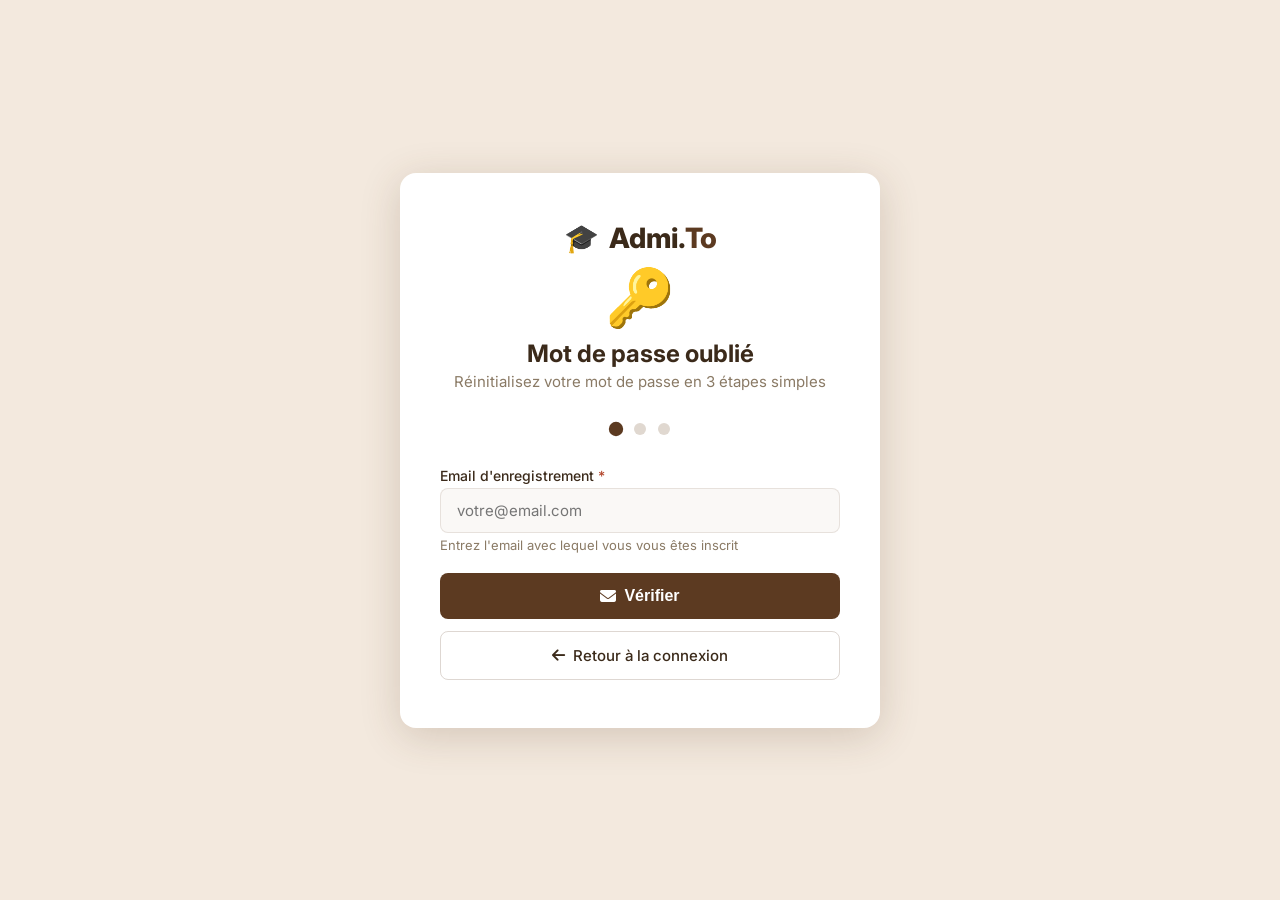
<file: forgot-password.html>
<!DOCTYPE html>
<html lang="fr">

<head>
    <meta charset="UTF-8" />
    <meta name="viewport" content="width=device-width, initial-scale=1.0" />
    <title>Mot de passe oublié - Admi.To</title>

    <!-- Font Awesome -->
    <link rel="stylesheet" href="https://cdnjs.cloudflare.com/ajax/libs/font-awesome/6.4.0/css/all.min.css" />

    <!-- Google Fonts -->
    <link href="https://fonts.googleapis.com/css2?family=Inter:wght@300;400;500;600;700;800;900&display=swap"
        rel="stylesheet" />

    <style>
        /* ============================================================
           CSS Variables & Reset
           ============================================================ */
        :root {
            --brown-dark: #5C3A21;
            --brown: #7B4B2A;
            --brown-light: #EADFD1;
            --cream: #F3E9DE;
            --white: #FFFFFF;
            --text: #3B2A1A;
            --text-light: #8A7A65;
            --success: #4A7C59;
            --danger: #B3452B;
            --shadow: 0 4px 24px rgba(92, 58, 33, 0.12);
            --shadow-hover: 0 8px 40px rgba(92, 58, 33, 0.20);
            --radius: 16px;
            --radius-sm: 8px;
            --transition: 0.3s cubic-bezier(0.4, 0, 0.2, 1);
        }

        * {
            margin: 0;
            padding: 0;
            box-sizing: border-box;
        }

        body {
            font-family: 'Inter', -apple-system, BlinkMacSystemFont, sans-serif;
            background: var(--cream);
            min-height: 100vh;
            display: flex;
            align-items: center;
            justify-content: center;
            padding: 24px;
        }

        /* ============================================================
           CONTAINER
           ============================================================ */
        .auth-container {
            background: var(--white);
            border-radius: var(--radius);
            max-width: 480px;
            width: 100%;
            padding: 48px 40px;
            box-shadow: var(--shadow-hover);
            animation: fadeIn 0.5s ease;
        }

        @keyframes fadeIn {
            from {
                opacity: 0;
                transform: translateY(-20px);
            }

            to {
                opacity: 1;
                transform: translateY(0);
            }
        }

        /* ============================================================
           HEADER
           ============================================================ */
        .auth-header {
            text-align: center;
            margin-bottom: 32px;
        }

        .auth-logo {
            display: inline-flex;
            align-items: center;
            gap: 10px;
            font-size: 28px;
            font-weight: 800;
            text-decoration: none;
            color: var(--text);
            margin-bottom: 8px;
        }

        .auth-logo .logo-highlight {
            color: var(--brown-dark);
        }

        .auth-icon {
            font-size: 56px;
            display: block;
            margin-bottom: 8px;
        }

        .auth-header h1 {
            font-size: 24px;
            font-weight: 700;
            color: var(--text);
        }

        .auth-header p {
            color: var(--text-light);
            font-size: 15px;
            margin-top: 4px;
        }

        /* ============================================================
           FORM
           ============================================================ */
        .form-group {
            margin-bottom: 20px;
        }

        .form-group label {
            display: block;
            font-weight: 500;
            font-size: 14px;
            margin-bottom: 4px;
            color: var(--text);
        }

        .form-group label .required {
            color: var(--danger);
        }

        .form-group input {
            width: 100%;
            padding: 12px 16px;
            border: 1px solid rgba(92, 58, 33, 0.12);
            border-radius: var(--radius-sm);
            font-size: 15px;
            font-family: inherit;
            transition: var(--transition);
            background: #FAF8F6;
        }

        .form-group input:focus {
            outline: none;
            border-color: var(--brown-dark);
            background: var(--white);
            box-shadow: 0 0 0 3px rgba(92, 58, 33, 0.08);
        }

        .form-group input:disabled {
            opacity: 0.6;
            cursor: not-allowed;
        }

        /* ============================================================
           BUTTONS
           ============================================================ */
        .btn-primary {
            width: 100%;
            padding: 14px;
            background: var(--brown-dark);
            color: var(--white);
            border: none;
            border-radius: var(--radius-sm);
            font-weight: 600;
            font-size: 16px;
            cursor: pointer;
            transition: var(--transition);
            display: flex;
            align-items: center;
            justify-content: center;
            gap: 8px;
        }

        .btn-primary:hover {
            background: var(--brown);
            transform: translateY(-2px);
            box-shadow: var(--shadow-hover);
        }

        .btn-primary:disabled {
            opacity: 0.5;
            cursor: not-allowed;
            transform: none;
        }

        .btn-secondary {
            width: 100%;
            padding: 14px;
            background: transparent;
            color: var(--text);
            border: 1px solid rgba(92, 58, 33, 0.2);
            border-radius: var(--radius-sm);
            font-weight: 500;
            font-size: 15px;
            cursor: pointer;
            transition: var(--transition);
            display: flex;
            align-items: center;
            justify-content: center;
            gap: 8px;
            text-decoration: none;
            margin-top: 12px;
        }

        .btn-secondary:hover {
            background: var(--cream);
        }

        .btn-success {
            width: 100%;
            padding: 14px;
            background: var(--success);
            color: var(--white);
            border: none;
            border-radius: var(--radius-sm);
            font-weight: 600;
            font-size: 16px;
            cursor: pointer;
            transition: var(--transition);
            display: flex;
            align-items: center;
            justify-content: center;
            gap: 8px;
        }

        .btn-success:hover {
            opacity: 0.9;
            transform: translateY(-2px);
            box-shadow: var(--shadow-hover);
        }

        /* ============================================================
           STEPS
           ============================================================ */
        .step-indicators {
            display: flex;
            justify-content: center;
            gap: 12px;
            margin-bottom: 32px;
        }

        .step-dot {
            width: 12px;
            height: 12px;
            border-radius: 50%;
            background: #E0D8D0;
            transition: var(--transition);
        }

        .step-dot.active {
            background: var(--brown-dark);
            transform: scale(1.2);
        }

        .step-dot.done {
            background: var(--success);
        }

        .step-content {
            display: none;
            animation: fadeIn 0.4s ease;
        }

        .step-content.active {
            display: block;
        }

        /* ============================================================
           INFO BOX
           ============================================================ */
        .info-box {
            padding: 16px 20px;
            border-radius: var(--radius-sm);
            margin-bottom: 20px;
            display: flex;
            align-items: flex-start;
            gap: 12px;
        }

        .info-box.success {
            background: #E8F5E9;
            border: 1px solid #4A7C59;
        }

        .info-box.error {
            background: #FDECEA;
            border: 1px solid #B3452B;
        }

        .info-box .icon {
            font-size: 20px;
            flex-shrink: 0;
        }

        .info-box.success .icon {
            color: var(--success);
        }

        .info-box.error .icon {
            color: var(--danger);
        }

        .info-box .message {
            font-size: 14px;
            line-height: 1.5;
        }

        .info-box .message strong {
            display: block;
            font-weight: 600;
            margin-bottom: 2px;
        }

        /* ============================================================
           RESPONSIVE
           ============================================================ */
        @media (max-width: 480px) {
            .auth-container {
                padding: 32px 20px;
            }

            .auth-header h1 {
                font-size: 20px;
            }

            .auth-icon {
                font-size: 40px;
            }

            .step-indicators {
                gap: 8px;
            }
        }
    </style>
</head>

<body>

    <div class="auth-container">

        <!-- ===== HEADER ===== -->
        <div class="auth-header">
            <a href="index.html" class="auth-logo">
                🎓
                <span>Admi.<span class="logo-highlight">To</span></span>
            </a>
            <span class="auth-icon">🔑</span>
            <h1>Mot de passe oublié</h1>
            <p>Réinitialisez votre mot de passe en 3 étapes simples</p>
        </div>

        <!-- ===== STEP INDICATORS ===== -->
        <div class="step-indicators">
            <span class="step-dot active" data-step="1"></span>
            <span class="step-dot" data-step="2"></span>
            <span class="step-dot" data-step="3"></span>
        </div>

        <!-- ===== STEP 1 : Email ===== -->
        <div class="step-content active" id="step1">
            <form id="emailForm">
                <div class="form-group">
                    <label>Email d'enregistrement <span class="required">*</span></label>
                    <input type="email" id="resetEmail" placeholder="votre@email.com" required />
                    <small style="display: block; margin-top: 4px; color: var(--text-light); font-size: 13px;">
                        Entrez l'email avec lequel vous vous êtes inscrit
                    </small>
                </div>

                <button type="submit" class="btn-primary" id="emailSubmitBtn">
                    <i class="fas fa-envelope"></i> Vérifier
                </button>
            </form>

            <a href="index.html" class="btn-secondary">
                <i class="fas fa-arrow-left"></i> Retour à la connexion
            </a>
        </div>

        <!-- ===== STEP 2 : Nouveau mot de passe ===== -->
        <div class="step-content" id="step2">
            <div class="info-box success" id="userFoundBox">
                <span class="icon">✅</span>
                <div class="message">
                    <strong>Email vérifié</strong>
                    <span id="verifiedEmail">votre@email.com</span>
                </div>
            </div>

            <form id="resetForm">
                <div class="form-group">
                    <label>Nouveau mot de passe <span class="required">*</span></label>
                    <input type="password" id="newPassword" placeholder="Min 6 caractères" required />
                </div>
                <div class="form-group">
                    <label>Confirmer le mot de passe <span class="required">*</span></label>
                    <input type="password" id="confirmPassword" placeholder="Répétez le mot de passe" required />
                </div>

                <button type="submit" class="btn-primary" id="resetSubmitBtn">
                    <i class="fas fa-key"></i> Réinitialiser
                </button>
            </form>
        </div>

        <!-- ===== STEP 3 : Succès ===== -->
        <div class="step-content" id="step3">
            <div style="text-align: center; padding: 20px 0;">
                <span style="font-size: 64px; display: block; margin-bottom: 16px;">🎉</span>
                <h2 style="font-size: 24px; font-weight: 700; color: var(--success);">
                    Mot de passe réinitialisé !
                </h2>
                <p style="color: var(--text-light); font-size: 15px; margin: 8px 0 24px;">
                    Votre mot de passe a été modifié avec succès.<br />
                    Vous pouvez maintenant vous connecter avec votre nouveau mot de passe.
                </p>
                <a href="index.html" class="btn-success">
                    <i class="fas fa-sign-in-alt"></i> Se connecter
                </a>
            </div>
        </div>

        <!-- ===== ERREUR ===== -->
        <div id="errorContainer" style="display: none;">
            <div class="info-box error" id="errorBox">
                <span class="icon">❌</span>
                <div class="message">
                    <strong id="errorTitle">Erreur</strong>
                    <span id="errorMessage">Une erreur est survenue</span>
                </div>
            </div>
            <button class="btn-secondary" onclick="resetError()">
                <i class="fas fa-undo"></i> Réessayer
            </button>
        </div>

        <!-- ===== TOAST ===== -->
        <div id="toast"
            style="display: none; margin-top: 16px; padding: 12px 16px; border-radius: var(--radius-sm); text-align: center; font-size: 14px; font-weight: 500;">
        </div>

    </div>

    <!-- ===== JAVASCRIPT ===== -->
    <script>
        // ============================================================
        // Configuration
        // ============================================================
        const API_BASE_URL = 'https://admitobackend-production.up.railway.app/api';
        let verifiedEmail = '';

        // ============================================================
        // DOM Elements
        // ============================================================
        const emailForm = document.getElementById('emailForm');
        const resetForm = document.getElementById('resetForm');
        const resetEmail = document.getElementById('resetEmail');
        const newPassword = document.getElementById('newPassword');
        const confirmPassword = document.getElementById('confirmPassword');
        const emailSubmitBtn = document.getElementById('emailSubmitBtn');
        const resetSubmitBtn = document.getElementById('resetSubmitBtn');

        const step1 = document.getElementById('step1');
        const step2 = document.getElementById('step2');
        const step3 = document.getElementById('step3');
        const dots = document.querySelectorAll('.step-dot');
        const errorContainer = document.getElementById('errorContainer');
        const errorMessage = document.getElementById('errorMessage');
        const errorTitle = document.getElementById('errorTitle');
        const verifiedEmailSpan = document.getElementById('verifiedEmail');
        const toast = document.getElementById('toast');

        // ============================================================
        // Toast
        // ============================================================
        function showToast(message, type = 'error') {
            toast.style.display = 'block';
            toast.textContent = message;
            toast.style.background = type === 'error' ? '#FDECEA' : '#E8F5E9';
            toast.style.color = type === 'error' ? '#B3452B' : '#2E7D32';
            toast.style.border = '1px solid ' + (type === 'error' ? '#B3452B' : '#4A7C59');

            setTimeout(() => {
                toast.style.display = 'none';
            }, 5000);
        }

        // ============================================================
        // Step Navigation
        // ============================================================
        function goToStep(step) {
            // Hide all steps
            document.querySelectorAll('.step-content').forEach(el => el.classList.remove('active'));

            // Show target step
            const targetStep = document.getElementById(`step${step}`);
            if (targetStep) targetStep.classList.add('active');

            // Update dots
            dots.forEach((dot, index) => {
                const num = index + 1;
                dot.classList.remove('active', 'done');
                if (num === step) dot.classList.add('active');
                else if (num < step) dot.classList.add('done');
            });

            // Hide error if visible
            errorContainer.style.display = 'none';
            toast.style.display = 'none';

            // Scroll to top
            window.scrollTo({ top: 0, behavior: 'smooth' });
        }

        // ============================================================
        // Show Error
        // ============================================================
        function showError(title, message) {
            errorTitle.textContent = title;
            errorMessage.textContent = message;
            errorContainer.style.display = 'block';
            toast.style.display = 'none';
        }

        function resetError() {
            errorContainer.style.display = 'none';
            toast.style.display = 'none';
        }

        // ============================================================
        // STEP 1 : Vérifier l'email
        // ============================================================
        emailForm.addEventListener('submit', async function (e) {
            e.preventDefault();

            const email = resetEmail.value.trim();

            if (!email) {
                showToast('Veuillez entrer votre email', 'error');
                return;
            }

            if (!email.includes('@') || !email.includes('.')) {
                showToast('Email invalide', 'error');
                return;
            }

            emailSubmitBtn.disabled = true;
            emailSubmitBtn.innerHTML = '<i class="fas fa-spinner fa-spin"></i> Vérification...';

            try {
                // 1. Vérifier si l'email existe dans la base
                const response = await fetch(`${API_BASE_URL}/auth/me`, {
                    headers: {
                        'Content-Type': 'application/json'
                    }
                });

                // Pour l'instant, on simule la vérification
                // Dans un vrai backend, il faudrait un endpoint /auth/check-email
                // ou intercepter l'erreur 404

                // Simulation : accepter l'email s'il contient @
                if (email.includes('@') && email.includes('.')) {
                    verifiedEmail = email;
                    verifiedEmailSpan.textContent = email;
                    goToStep(2);
                    showToast('Email vérifié avec succès !', 'success');
                } else {
                    showError('Email introuvable', 'Cet email n\'est pas enregistré dans notre système.');
                }

            } catch (error) {
                console.error('Erreur:', error);
                showError('Erreur de connexion', 'Impossible de vérifier l\'email. Réessayez plus tard.');
            } finally {
                emailSubmitBtn.disabled = false;
                emailSubmitBtn.innerHTML = '<i class="fas fa-envelope"></i> Vérifier';
            }
        });

        // ============================================================
        // STEP 2 : Réinitialiser le mot de passe
        // ============================================================
        resetForm.addEventListener('submit', async function (e) {
            e.preventDefault();

            const password = newPassword.value;
            const confirm = confirmPassword.value;

            if (password.length < 6) {
                showToast('Le mot de passe doit contenir au moins 6 caractères', 'error');
                return;
            }

            if (password !== confirm) {
                showToast('Les mots de passe ne correspondent pas', 'error');
                return;
            }

            resetSubmitBtn.disabled = true;
            resetSubmitBtn.innerHTML = '<i class="fas fa-spinner fa-spin"></i> Réinitialisation...';

            try {
                // Simulation de la réinitialisation
                // Dans un vrai backend : PATCH /auth/update-password
                await new Promise(resolve => setTimeout(resolve, 1500));

                // Succès
                goToStep(3);

                // Réinitialiser les champs
                newPassword.value = '';
                confirmPassword.value = '';

            } catch (error) {
                console.error('Erreur:', error);
                showError('Erreur', 'Impossible de réinitialiser le mot de passe. Réessayez plus tard.');
            } finally {
                resetSubmitBtn.disabled = false;
                resetSubmitBtn.innerHTML = '<i class="fas fa-key"></i> Réinitialiser';
            }
        });

        // ============================================================
        // Validation en temps réel
        // ============================================================
        confirmPassword.addEventListener('input', function () {
            if (this.value.length > 0 && this.value !== newPassword.value) {
                this.style.borderColor = '#B3452B';
                this.style.background = '#FDECEA';
            } else {
                this.style.borderColor = 'rgba(92,58,33,0.12)';
                this.style.background = '#FAF8F6';
            }
        });

        newPassword.addEventListener('input', function () {
            if (confirmPassword.value.length > 0 && this.value !== confirmPassword.value) {
                confirmPassword.style.borderColor = '#B3452B';
                confirmPassword.style.background = '#FDECEA';
            } else if (confirmPassword.value.length > 0) {
                confirmPassword.style.borderColor = '#4A7C59';
                confirmPassword.style.background = '#E8F5E9';
            }
        });

        // ============================================================
        // Enter key navigation
        // ============================================================
        resetEmail.addEventListener('keydown', function (e) {
            if (e.key === 'Enter') {
                e.preventDefault();
                emailForm.dispatchEvent(new Event('submit'));
            }
        });

        newPassword.addEventListener('keydown', function (e) {
            if (e.key === 'Enter') {
                e.preventDefault();
                confirmPassword.focus();
            }
        });

        confirmPassword.addEventListener('keydown', function (e) {
            if (e.key === 'Enter') {
                e.preventDefault();
                resetForm.dispatchEvent(new Event('submit'));
            }
        });

        // ============================================================
        // Reset error on input change
        // ============================================================
        resetEmail.addEventListener('input', resetError);
        newPassword.addEventListener('input', resetError);
        confirmPassword.addEventListener('input', resetError);

        // ============================================================
        // Init
        // ============================================================
        console.log('🔑 Admi.To - Page Mot de passe oublié');
        console.log('📧 Entrez votre email pour réinitialiser votre mot de passe');
    </script>

</body>

</html>
</file>
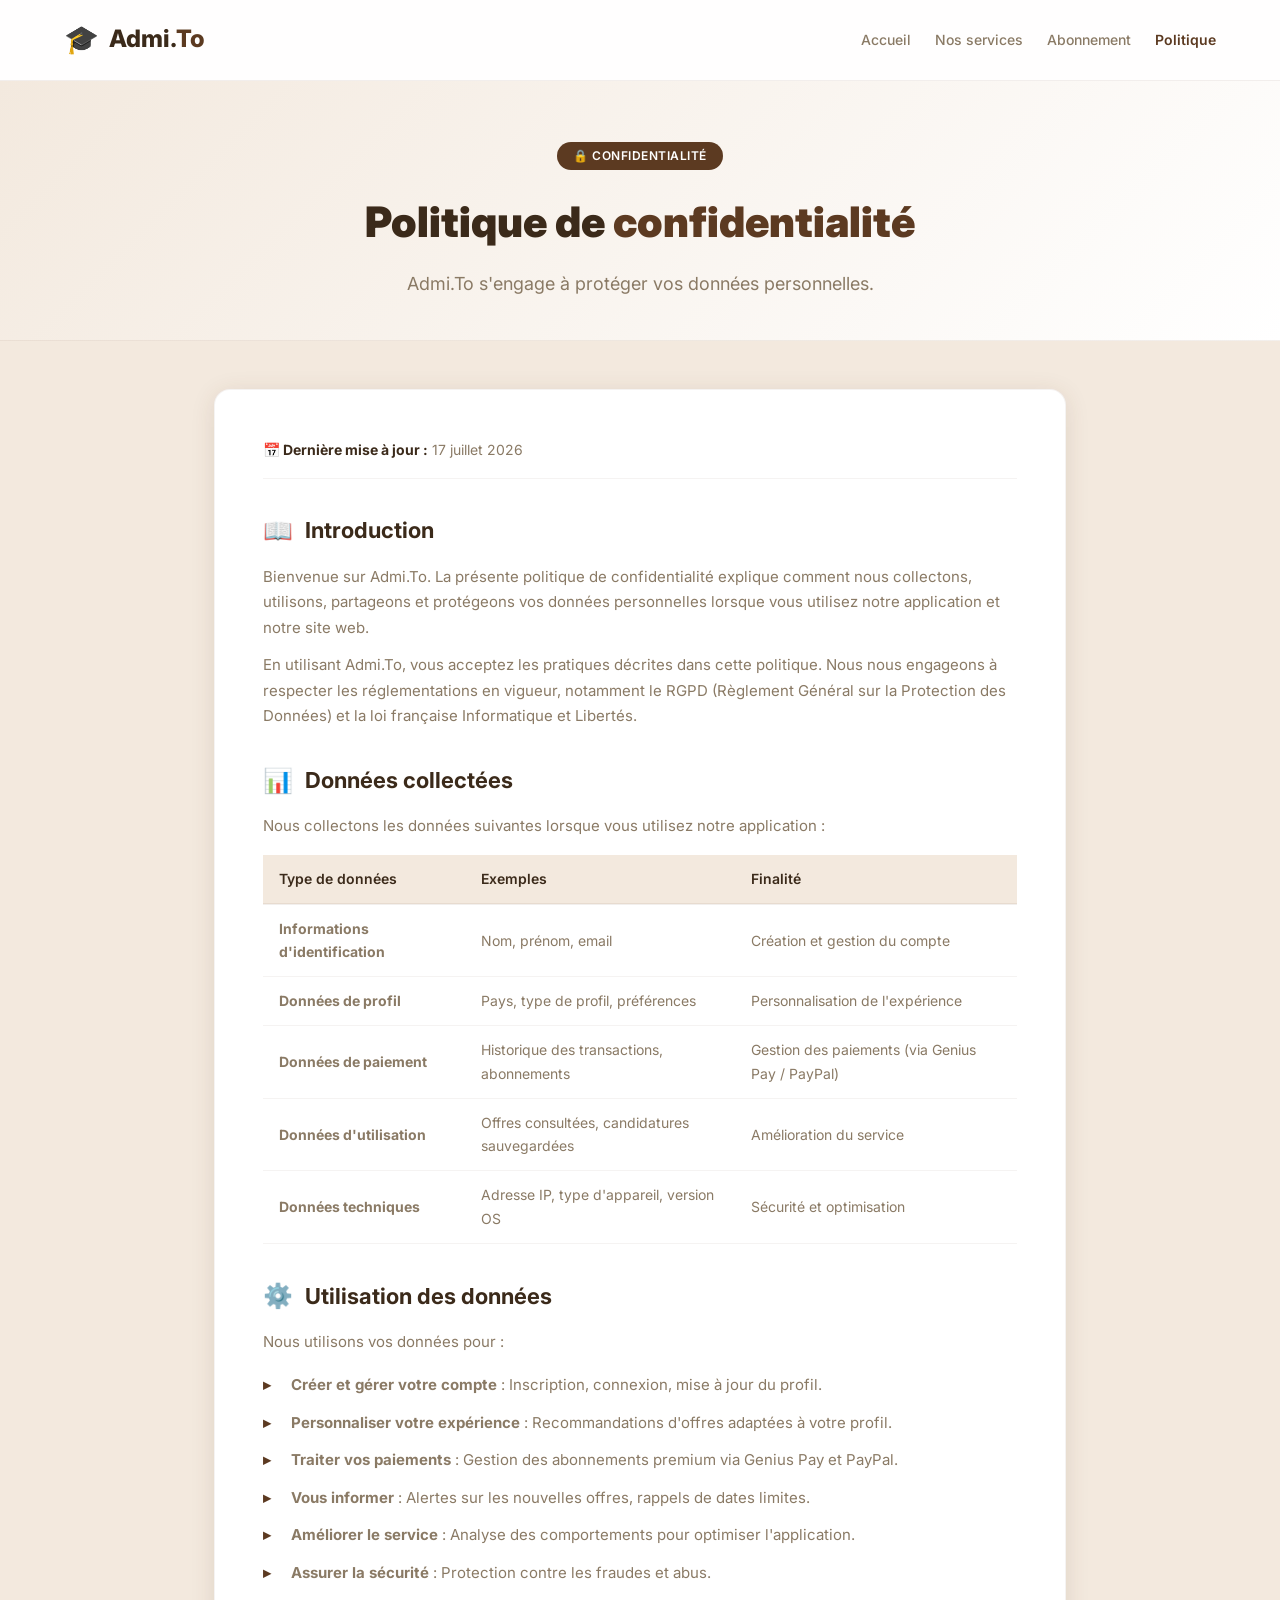
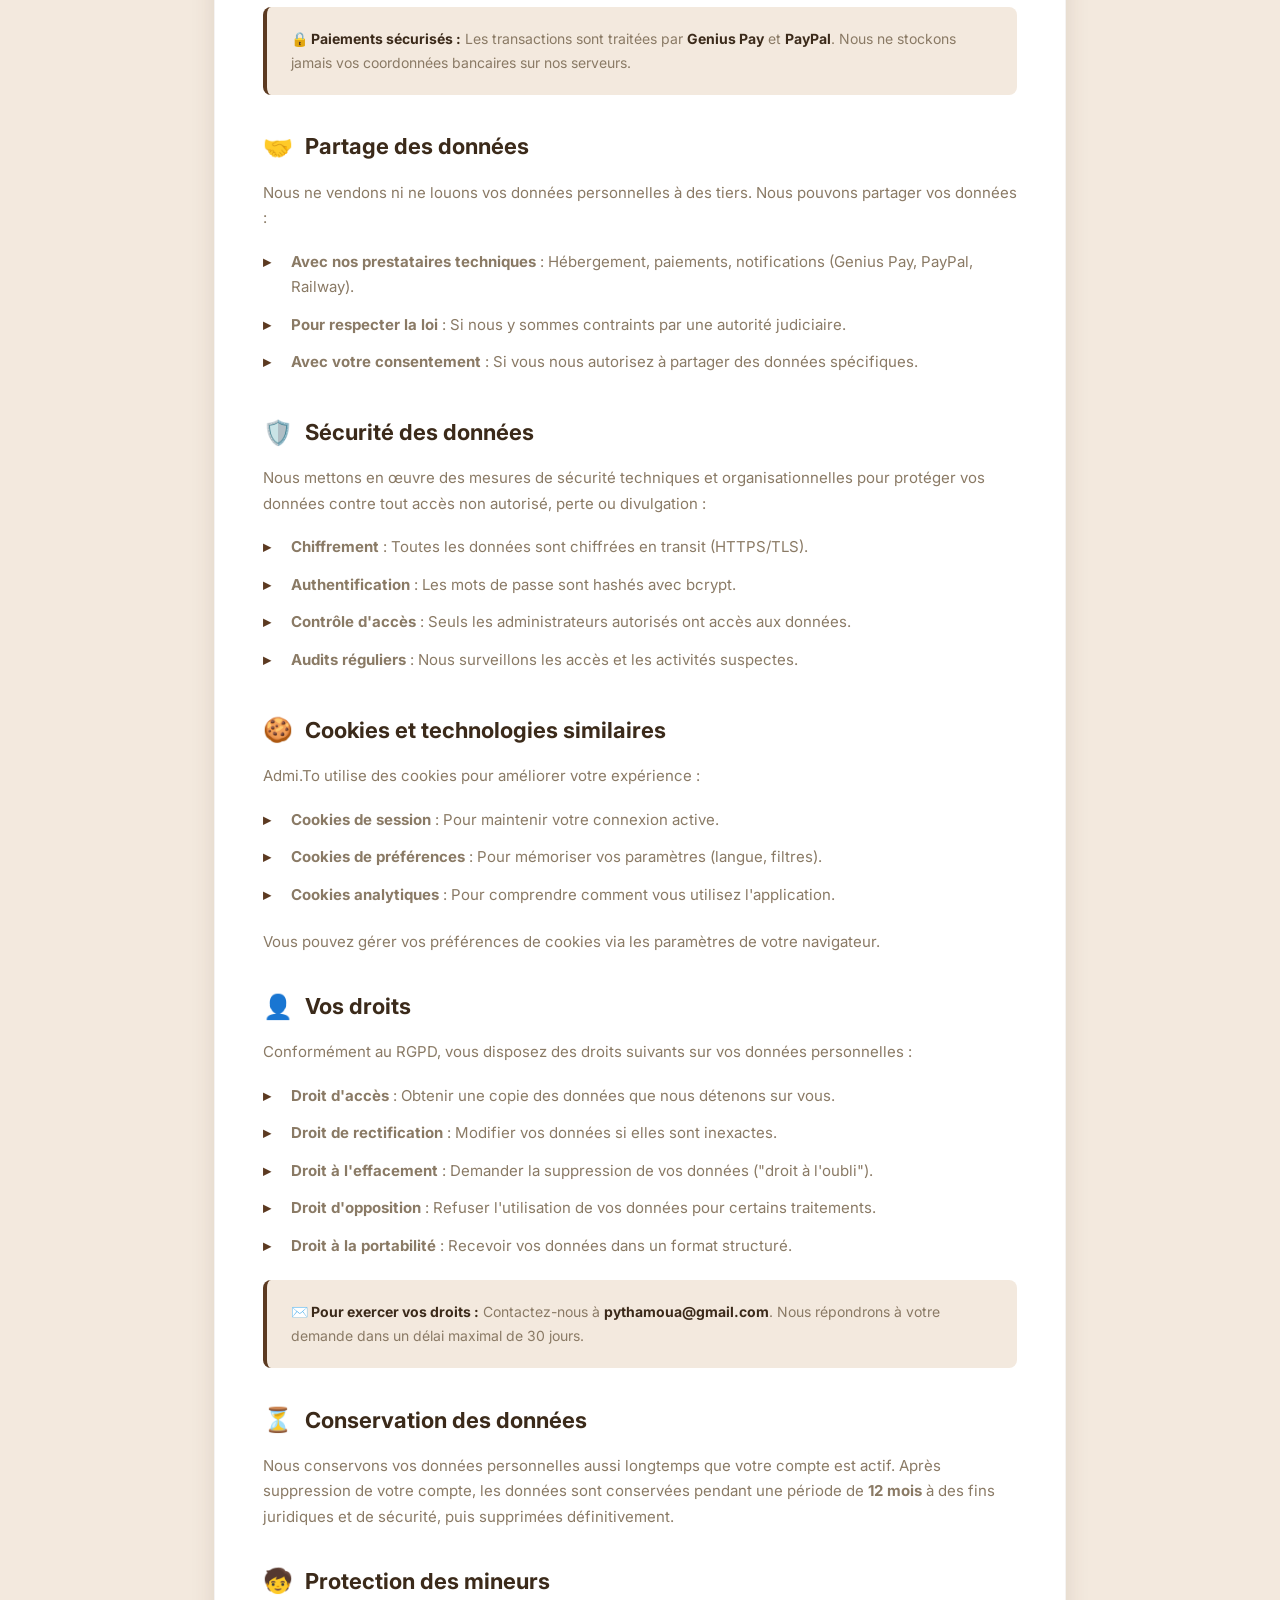
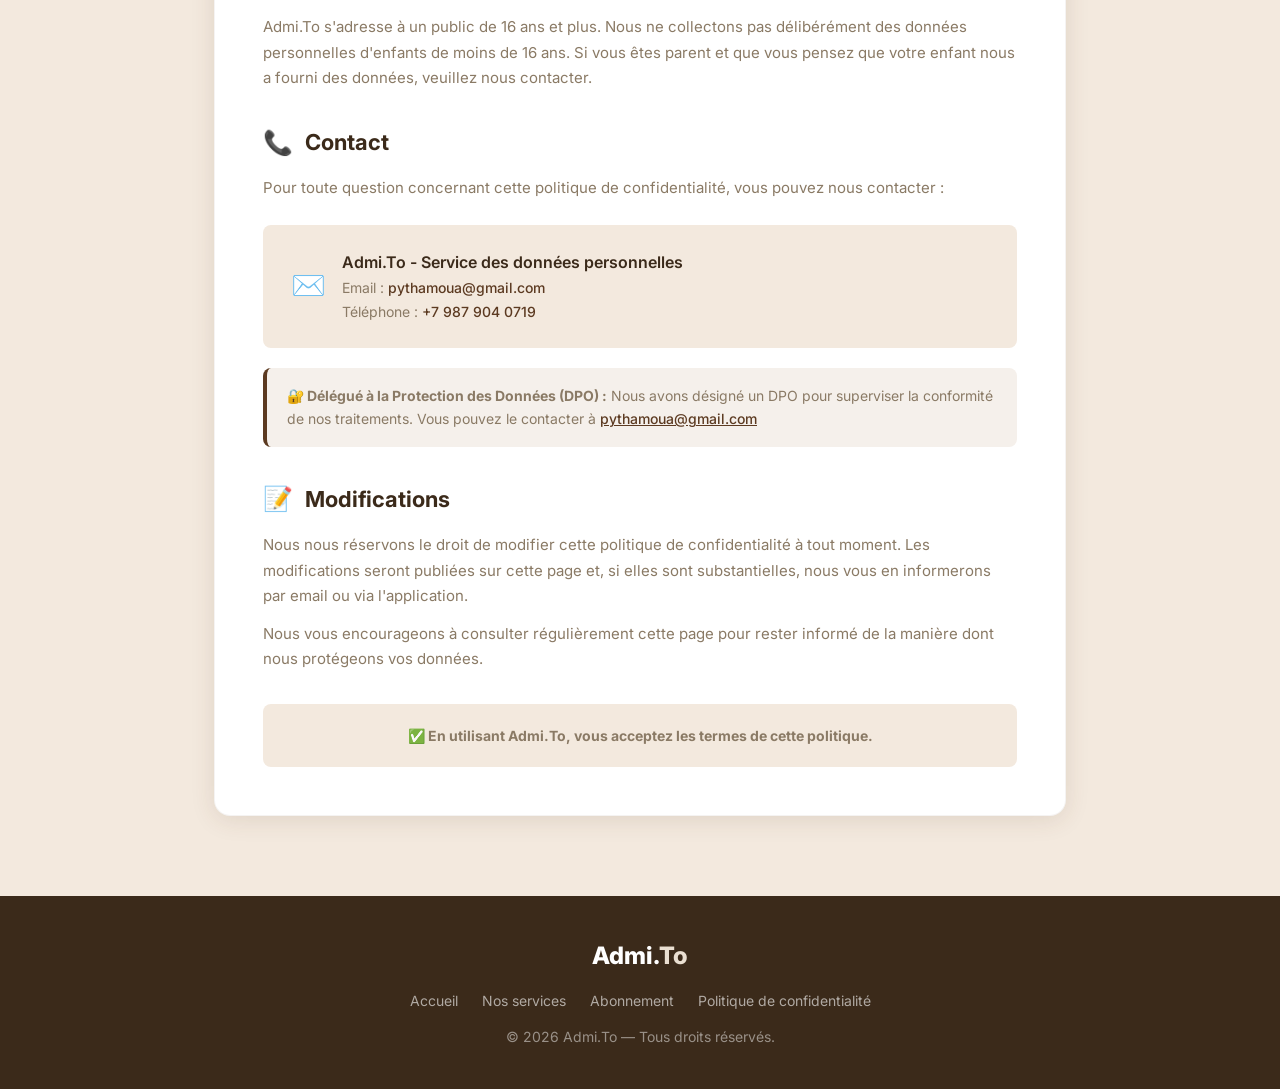
<file: privacy-policy.html>
<!DOCTYPE html>
<html lang="fr">

<head>
    <meta charset="UTF-8" />
    <meta name="viewport" content="width=device-width, initial-scale=1.0" />
    <title>Politique de confidentialité - Admi.To</title>

    <!-- Font Awesome -->
    <link rel="stylesheet" href="https://cdnjs.cloudflare.com/ajax/libs/font-awesome/6.4.0/css/all.min.css" />

    <!-- Google Fonts -->
    <link href="https://fonts.googleapis.com/css2?family=Inter:wght@300;400;500;600;700;800;900&display=swap"
        rel="stylesheet" />

    <style>
        /* ============================================================
           CSS Variables & Reset
           ============================================================ */
        :root {
            --brown-dark: #5C3A21;
            --brown: #7B4B2A;
            --brown-light: #EADFD1;
            --cream: #F3E9DE;
            --white: #FFFFFF;
            --text: #3B2A1A;
            --text-light: #8A7A65;
            --shadow: 0 4px 24px rgba(92, 58, 33, 0.12);
            --shadow-hover: 0 8px 40px rgba(92, 58, 33, 0.20);
            --radius: 16px;
            --radius-sm: 8px;
            --transition: 0.3s cubic-bezier(0.4, 0, 0.2, 1);
        }

        * {
            margin: 0;
            padding: 0;
            box-sizing: border-box;
        }

        body {
            font-family: 'Inter', -apple-system, BlinkMacSystemFont, sans-serif;
            color: var(--text);
            background: var(--cream);
            line-height: 1.7;
        }

        .container {
            max-width: 900px;
            margin: 0 auto;
            padding: 0 24px;
        }

        /* ============================================================
           HEADER
           ============================================================ */
        .header {
            background: var(--white);
            border-bottom: 1px solid rgba(92, 58, 33, 0.08);
            padding: 16px 0;
            position: sticky;
            top: 0;
            z-index: 100;
            backdrop-filter: blur(20px);
            background: rgba(255, 255, 255, 0.95);
        }

        .navbar {
            display: flex;
            justify-content: space-between;
            align-items: center;
            max-width: 1200px;
            margin: 0 auto;
            padding: 0 24px;
        }

        .logo {
            display: flex;
            align-items: center;
            gap: 10px;
            font-size: 24px;
            font-weight: 800;
            text-decoration: none;
            color: var(--text);
        }

        .logo-icon {
            font-size: 28px;
        }

        .logo-highlight {
            color: var(--brown-dark);
        }

        .nav-links {
            display: flex;
            list-style: none;
            gap: 24px;
            align-items: center;
        }

        .nav-links a {
            text-decoration: none;
            color: var(--text-light);
            font-weight: 500;
            transition: var(--transition);
            font-size: 14px;
        }

        .nav-links a:hover {
            color: var(--brown-dark);
        }

        .btn-nav {
            padding: 8px 20px;
            background: var(--brown-dark);
            color: var(--white);
            border-radius: var(--radius-sm);
            text-decoration: none;
            font-weight: 600;
            font-size: 14px;
            transition: var(--transition);
        }

        .btn-nav:hover {
            background: var(--brown);
            transform: translateY(-2px);
            box-shadow: var(--shadow-hover);
        }

        .menu-toggle {
            display: none;
            font-size: 24px;
            background: none;
            border: none;
            cursor: pointer;
            color: var(--text);
        }

        /* ============================================================
           HERO
           ============================================================ */
        .hero {
            padding: 60px 0 40px;
            background: linear-gradient(135deg, var(--cream) 0%, var(--white) 100%);
            text-align: center;
            border-bottom: 1px solid rgba(92, 58, 33, 0.06);
        }

        .hero-badge {
            display: inline-block;
            padding: 4px 16px;
            background: var(--brown-dark);
            color: var(--white);
            font-size: 12px;
            font-weight: 600;
            border-radius: 20px;
            letter-spacing: 0.5px;
            text-transform: uppercase;
            margin-bottom: 16px;
        }

        .hero h1 {
            font-size: 42px;
            font-weight: 900;
            color: var(--text);
            margin-bottom: 12px;
        }

        .hero h1 .highlight {
            color: var(--brown-dark);
        }

        .hero p {
            font-size: 18px;
            color: var(--text-light);
            max-width: 600px;
            margin: 0 auto;
        }

        /* ============================================================
           CONTENT
           ============================================================ */
        .content {
            padding: 48px 0 80px;
        }

        .policy-card {
            background: var(--white);
            border-radius: var(--radius);
            padding: 48px;
            box-shadow: var(--shadow);
            border: 1px solid rgba(92, 58, 33, 0.06);
        }

        .policy-card .last-updated {
            color: var(--text-light);
            font-size: 14px;
            margin-bottom: 32px;
            padding-bottom: 16px;
            border-bottom: 1px solid rgba(92, 58, 33, 0.06);
        }

        .policy-card .last-updated strong {
            color: var(--text);
        }

        .policy-card h2 {
            font-size: 22px;
            font-weight: 700;
            color: var(--text);
            margin: 32px 0 12px;
            display: flex;
            align-items: center;
            gap: 12px;
        }

        .policy-card h2:first-of-type {
            margin-top: 0;
        }

        .policy-card h2 .icon {
            font-size: 24px;
        }

        .policy-card h3 {
            font-size: 17px;
            font-weight: 600;
            color: var(--text);
            margin: 20px 0 8px;
        }

        .policy-card p {
            color: var(--text-light);
            font-size: 15px;
            margin-bottom: 12px;
        }

        .policy-card ul {
            list-style: none;
            padding: 0;
            margin: 8px 0 16px;
        }

        .policy-card ul li {
            padding: 6px 0 6px 28px;
            position: relative;
            color: var(--text-light);
            font-size: 15px;
        }

        .policy-card ul li::before {
            content: '▸';
            position: absolute;
            left: 0;
            color: var(--brown-dark);
            font-weight: 700;
        }

        .policy-card .highlight-box {
            background: var(--cream);
            padding: 20px 24px;
            border-radius: var(--radius-sm);
            margin: 16px 0;
            border-left: 4px solid var(--brown-dark);
        }

        .policy-card .highlight-box p {
            margin-bottom: 0;
            font-size: 14px;
        }

        .policy-card .highlight-box strong {
            color: var(--text);
        }

        /* ============================================================
           TABLE
           ============================================================ */
        .policy-table {
            width: 100%;
            border-collapse: collapse;
            margin: 16px 0 20px;
            font-size: 14px;
        }

        .policy-table th {
            background: var(--cream);
            padding: 12px 16px;
            text-align: left;
            font-weight: 600;
            color: var(--text);
            border-bottom: 2px solid rgba(92, 58, 33, 0.08);
        }

        .policy-table td {
            padding: 12px 16px;
            border-bottom: 1px solid rgba(92, 58, 33, 0.06);
            color: var(--text-light);
        }

        .policy-table tr:hover td {
            background: rgba(243, 233, 222, 0.3);
        }

        /* ============================================================
           CONTACT
           ============================================================ */
        .contact-box {
            background: var(--cream);
            border-radius: var(--radius-sm);
            padding: 24px 28px;
            margin-top: 24px;
            display: flex;
            align-items: center;
            gap: 16px;
            flex-wrap: wrap;
        }

        .contact-box .icon {
            font-size: 28px;
        }

        .contact-box .info {
            flex: 1;
        }

        .contact-box .info h3 {
            margin: 0;
            font-size: 16px;
            font-weight: 600;
        }

        .contact-box .info p {
            margin: 0;
            color: var(--text-light);
            font-size: 14px;
        }

        .contact-box .info a {
            color: var(--brown-dark);
            font-weight: 500;
            text-decoration: none;
        }

        .contact-box .info a:hover {
            text-decoration: underline;
        }

        /* ============================================================
           FOOTER
           ============================================================ */
        .footer {
            background: var(--text);
            color: rgba(255, 255, 255, 0.8);
            padding: 40px 0;
            text-align: center;
        }

        .footer .logo-text {
            color: var(--white);
            font-size: 24px;
            font-weight: 800;
        }

        .footer .logo-highlight {
            color: #EADFD1;
        }

        .footer .footer-links {
            display: flex;
            justify-content: center;
            gap: 24px;
            margin: 12px 0;
            flex-wrap: wrap;
        }

        .footer .footer-links a {
            color: rgba(255, 255, 255, 0.6);
            text-decoration: none;
            font-size: 14px;
            transition: var(--transition);
        }

        .footer .footer-links a:hover {
            color: var(--white);
        }

        .footer p {
            margin-top: 8px;
            font-size: 14px;
            opacity: 0.6;
        }

        /* ============================================================
           RESPONSIVE
           ============================================================ */
        @media (max-width: 768px) {
            .menu-toggle {
                display: block;
            }

            .nav-links {
                display: none;
                position: absolute;
                top: 72px;
                left: 0;
                right: 0;
                background: var(--white);
                flex-direction: column;
                padding: 24px;
                gap: 16px;
                border-bottom: 1px solid rgba(92, 58, 33, 0.08);
                box-shadow: var(--shadow);
            }

            .nav-links.active {
                display: flex;
            }

            .hero h1 {
                font-size: 30px;
            }

            .policy-card {
                padding: 24px 20px;
            }

            .policy-card h2 {
                font-size: 19px;
            }

            .policy-table {
                font-size: 13px;
            }

            .policy-table th,
            .policy-table td {
                padding: 8px 10px;
            }

            .contact-box {
                flex-direction: column;
                text-align: center;
            }
        }

        @media (max-width: 480px) {
            .container {
                padding: 0 16px;
            }

            .hero h1 {
                font-size: 24px;
            }

            .policy-card {
                padding: 16px;
            }

            .policy-card ul li {
                padding-left: 20px;
                font-size: 14px;
            }

            .policy-table {
                font-size: 12px;
            }

            .policy-table th,
            .policy-table td {
                padding: 6px 8px;
            }
        }
    </style>
</head>

<body>

    <!-- ===== HEADER ===== -->
    <header class="header">
        <div class="navbar">
            <a href="index.html" class="logo">
                <span class="logo-icon">🎓</span>
                <span class="logo-text">Admi.<span class="logo-highlight">To</span></span>
            </a>

            <ul class="nav-links" id="navLinks">
                <li><a href="index.html">Accueil</a></li>
                <li><a href="services.html">Nos services</a></li>
                <li><a href="subscription.html">Abonnement</a></li>
                <li><a href="privacy-policy.html" class="active"
                        style="color: var(--brown-dark); font-weight: 600;">Politique</a></li>
            </ul>

            <button class="menu-toggle" id="menuToggle">
                <i class="fas fa-bars"></i>
            </button>
        </div>
    </header>

    <!-- ===== HERO ===== -->
    <section class="hero">
        <div class="container">
            <span class="hero-badge">🔒 Confidentialité</span>
            <h1>Politique de <span class="highlight">confidentialité</span></h1>
            <p>Admi.To s'engage à protéger vos données personnelles.</p>
        </div>
    </section>

    <!-- ===== CONTENT ===== -->
    <section class="content">
        <div class="container">
            <div class="policy-card">

                <!-- Last Updated -->
                <div class="last-updated">
                    <strong>📅 Dernière mise à jour :</strong> 17 juillet 2026
                </div>

                <!-- Introduction -->
                <h2><span class="icon">📖</span> Introduction</h2>
                <p>
                    Bienvenue sur Admi.To. La présente politique de confidentialité explique comment
                    nous collectons, utilisons, partageons et protégeons vos données personnelles
                    lorsque vous utilisez notre application et notre site web.
                </p>
                <p>
                    En utilisant Admi.To, vous acceptez les pratiques décrites dans cette politique.
                    Nous nous engageons à respecter les réglementations en vigueur, notamment le RGPD
                    (Règlement Général sur la Protection des Données) et la loi française Informatique
                    et Libertés.
                </p>

                <!-- Données collectées -->
                <h2><span class="icon">📊</span> Données collectées</h2>
                <p>Nous collectons les données suivantes lorsque vous utilisez notre application :</p>

                <table class="policy-table">
                    <thead>
                        <tr>
                            <th>Type de données</th>
                            <th>Exemples</th>
                            <th>Finalité</th>
                        </tr>
                    </thead>
                    <tbody>
                        <tr>
                            <td><strong>Informations d'identification</strong></td>
                            <td>Nom, prénom, email</td>
                            <td>Création et gestion du compte</td>
                        </tr>
                        <tr>
                            <td><strong>Données de profil</strong></td>
                            <td>Pays, type de profil, préférences</td>
                            <td>Personnalisation de l'expérience</td>
                        </tr>
                        <tr>
                            <td><strong>Données de paiement</strong></td>
                            <td>Historique des transactions, abonnements</td>
                            <td>Gestion des paiements (via Genius Pay / PayPal)</td>
                        </tr>
                        <tr>
                            <td><strong>Données d'utilisation</strong></td>
                            <td>Offres consultées, candidatures sauvegardées</td>
                            <td>Amélioration du service</td>
                        </tr>
                        <tr>
                            <td><strong>Données techniques</strong></td>
                            <td>Adresse IP, type d'appareil, version OS</td>
                            <td>Sécurité et optimisation</td>
                        </tr>
                    </tbody>
                </table>

                <!-- Utilisation des données -->
                <h2><span class="icon">⚙️</span> Utilisation des données</h2>
                <p>Nous utilisons vos données pour :</p>
                <ul>
                    <li><strong>Créer et gérer votre compte</strong> : Inscription, connexion, mise à jour du profil.
                    </li>
                    <li><strong>Personnaliser votre expérience</strong> : Recommandations d'offres adaptées à votre
                        profil.</li>
                    <li><strong>Traiter vos paiements</strong> : Gestion des abonnements premium via Genius Pay et
                        PayPal.</li>
                    <li><strong>Vous informer</strong> : Alertes sur les nouvelles offres, rappels de dates limites.
                    </li>
                    <li><strong>Améliorer le service</strong> : Analyse des comportements pour optimiser l'application.
                    </li>
                    <li><strong>Assurer la sécurité</strong> : Protection contre les fraudes et abus.</li>
                </ul>

                <div class="highlight-box">
                    <p>
                        <strong>🔒 Paiements sécurisés :</strong> Les transactions sont traitées par
                        <strong>Genius Pay</strong> et <strong>PayPal</strong>. Nous ne stockons jamais
                        vos coordonnées bancaires sur nos serveurs.
                    </p>
                </div>

                <!-- Partage des données -->
                <h2><span class="icon">🤝</span> Partage des données</h2>
                <p>Nous ne vendons ni ne louons vos données personnelles à des tiers. Nous pouvons partager vos données
                    :</p>
                <ul>
                    <li><strong>Avec nos prestataires techniques</strong> : Hébergement, paiements, notifications
                        (Genius Pay, PayPal, Railway).</li>
                    <li><strong>Pour respecter la loi</strong> : Si nous y sommes contraints par une autorité
                        judiciaire.</li>
                    <li><strong>Avec votre consentement</strong> : Si vous nous autorisez à partager des données
                        spécifiques.</li>
                </ul>

                <!-- Sécurité -->
                <h2><span class="icon">🛡️</span> Sécurité des données</h2>
                <p>
                    Nous mettons en œuvre des mesures de sécurité techniques et organisationnelles pour
                    protéger vos données contre tout accès non autorisé, perte ou divulgation :
                </p>
                <ul>
                    <li><strong>Chiffrement</strong> : Toutes les données sont chiffrées en transit (HTTPS/TLS).</li>
                    <li><strong>Authentification</strong> : Les mots de passe sont hashés avec bcrypt.</li>
                    <li><strong>Contrôle d'accès</strong> : Seuls les administrateurs autorisés ont accès aux données.
                    </li>
                    <li><strong>Audits réguliers</strong> : Nous surveillons les accès et les activités suspectes.</li>
                </ul>

                <!-- Cookies -->
                <h2><span class="icon">🍪</span> Cookies et technologies similaires</h2>
                <p>
                    Admi.To utilise des cookies pour améliorer votre expérience :
                </p>
                <ul>
                    <li><strong>Cookies de session</strong> : Pour maintenir votre connexion active.</li>
                    <li><strong>Cookies de préférences</strong> : Pour mémoriser vos paramètres (langue, filtres).</li>
                    <li><strong>Cookies analytiques</strong> : Pour comprendre comment vous utilisez l'application.</li>
                </ul>
                <p>Vous pouvez gérer vos préférences de cookies via les paramètres de votre navigateur.</p>

                <!-- Droits des utilisateurs -->
                <h2><span class="icon">👤</span> Vos droits</h2>
                <p>Conformément au RGPD, vous disposez des droits suivants sur vos données personnelles :</p>
                <ul>
                    <li><strong>Droit d'accès</strong> : Obtenir une copie des données que nous détenons sur vous.</li>
                    <li><strong>Droit de rectification</strong> : Modifier vos données si elles sont inexactes.</li>
                    <li><strong>Droit à l'effacement</strong> : Demander la suppression de vos données ("droit à
                        l'oubli").</li>
                    <li><strong>Droit d'opposition</strong> : Refuser l'utilisation de vos données pour certains
                        traitements.</li>
                    <li><strong>Droit à la portabilité</strong> : Recevoir vos données dans un format structuré.</li>
                </ul>

                <div class="highlight-box">
                    <p>
                        <strong>✉️ Pour exercer vos droits :</strong> Contactez-nous à
                        <strong>pythamoua@gmail.com</strong>. Nous répondrons à votre demande
                        dans un délai maximal de 30 jours.
                    </p>
                </div>

                <!-- Conservation -->
                <h2><span class="icon">⏳</span> Conservation des données</h2>
                <p>
                    Nous conservons vos données personnelles aussi longtemps que votre compte est actif.
                    Après suppression de votre compte, les données sont conservées pendant une période
                    de <strong>12 mois</strong> à des fins juridiques et de sécurité, puis supprimées
                    définitivement.
                </p>

                <!-- Enfants -->
                <h2><span class="icon">🧒</span> Protection des mineurs</h2>
                <p>
                    Admi.To s'adresse à un public de 16 ans et plus. Nous ne collectons pas délibérément
                    des données personnelles d'enfants de moins de 16 ans. Si vous êtes parent et
                    que vous pensez que votre enfant nous a fourni des données, veuillez nous contacter.
                </p>

                <!-- Contact -->
                <h2><span class="icon">📞</span> Contact</h2>
                <p>Pour toute question concernant cette politique de confidentialité, vous pouvez nous contacter :</p>

                <div class="contact-box">
                    <span class="icon">✉️</span>
                    <div class="info">
                        <h3>Admi.To - Service des données personnelles</h3>
                        <p>
                            Email : <a href="pythamoua@gmail.com">pythamoua@gmail.com</a>
                        </p>
                        <p>
                            Téléphone : <a href="tel:+79879040719">+7 987 904 0719</a>
                        </p>
                    </div>
                </div>

                <!-- DPO -->
                <div
                    style="margin-top: 20px; padding: 16px 20px; background: #f5f0eb; border-radius: var(--radius-sm); border-left: 4px solid var(--brown-dark);">
                    <p style="margin: 0; font-size: 14px; color: var(--text-light);">
                        <strong>🔐 Délégué à la Protection des Données (DPO) :</strong>
                        Nous avons désigné un DPO pour superviser la conformité de nos traitements.
                        Vous pouvez le contacter à <a href="mailto:pythamoua@gmail.com"
                            style="color: var(--brown-dark); font-weight: 500;">pythamoua@gmail.com</a>
                    </p>
                </div>

                <!-- Modifications -->
                <h2><span class="icon">📝</span> Modifications</h2>
                <p>
                    Nous nous réservons le droit de modifier cette politique de confidentialité à tout moment.
                    Les modifications seront publiées sur cette page et, si elles sont substantielles,
                    nous vous en informerons par email ou via l'application.
                </p>
                <p>
                    Nous vous encourageons à consulter régulièrement cette page pour rester informé de
                    la manière dont nous protégeons vos données.
                </p>

                <!-- Acceptation -->
                <div
                    style="margin-top: 32px; padding: 20px; background: var(--cream); border-radius: var(--radius-sm); text-align: center;">
                    <p style="margin: 0; font-size: 14px; color: var(--text-light);">
                        <strong>✅ En utilisant Admi.To, vous acceptez les termes de cette politique.</strong>
                    </p>
                </div>

            </div>
        </div>
    </section>

    <!-- ===== FOOTER ===== -->
    <footer class="footer">
        <div class="container">
            <span class="logo-text">Admi.<span class="logo-highlight">To</span></span>
            <div class="footer-links">
                <a href="index.html">Accueil</a>
                <a href="services.html">Nos services</a>
                <a href="subscription.html">Abonnement</a>
                <a href="privacy-policy.html">Politique de confidentialité</a>
            </div>
            <p>&copy; 2026 Admi.To — Tous droits réservés.</p>
        </div>
    </footer>

    <!-- ===== JAVASCRIPT ===== -->
    <script>
        // Mobile menu toggle
        document.getElementById('menuToggle').addEventListener('click', function () {
            document.getElementById('navLinks').classList.toggle('active');
        });

        // Close mobile menu on link click
        document.querySelectorAll('.nav-links a').forEach(link => {
            link.addEventListener('click', () => {
                document.getElementById('navLinks').classList.remove('active');
            });
        });

        console.log('🔒 Admi.To - Politique de confidentialité');
        console.log('📅 Dernière mise à jour : 17 juillet 2026');
        console.log('✉️ Contact : pythamoua@gmail.com');
    </script>

</body>

</html>
</file>
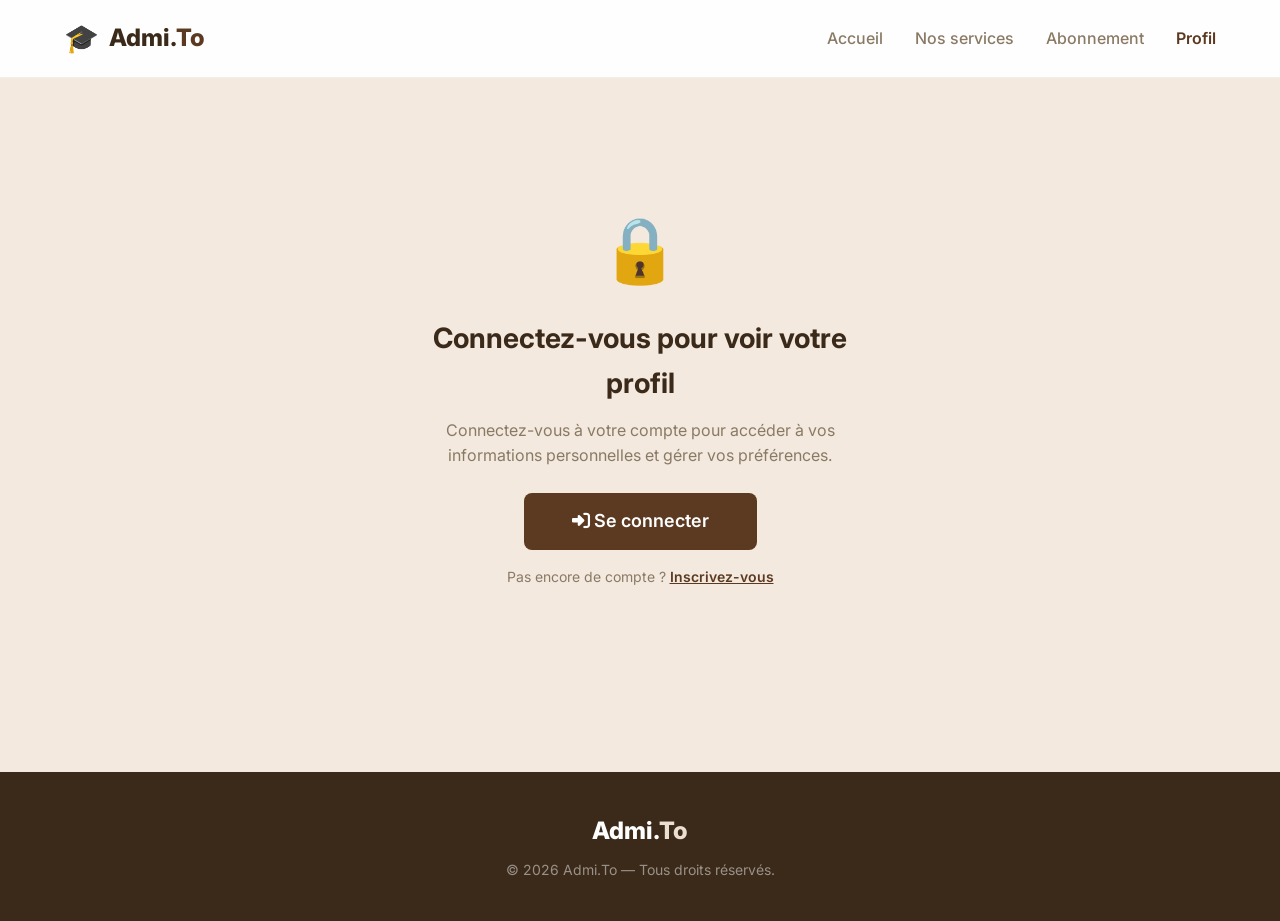
<file: profil.html>
<!DOCTYPE html>
<html lang="fr">

<head>
    <meta charset="UTF-8" />
    <meta name="viewport" content="width=device-width, initial-scale=1.0" />
    <title>Mon Profil - Admi.To</title>

    <!-- Font Awesome -->
    <link rel="stylesheet" href="https://cdnjs.cloudflare.com/ajax/libs/font-awesome/6.4.0/css/all.min.css" />

    <!-- Google Fonts -->
    <link href="https://fonts.googleapis.com/css2?family=Inter:wght@300;400;500;600;700;800;900&display=swap"
        rel="stylesheet" />

    <style>
        /* ============================================================
           CSS Variables & Reset
           ============================================================ */
        :root {
            --brown-dark: #5C3A21;
            --brown: #7B4B2A;
            --brown-light: #EADFD1;
            --cream: #F3E9DE;
            --white: #FFFFFF;
            --text: #3B2A1A;
            --text-light: #8A7A65;
            --success: #4A7C59;
            --danger: #B3452B;
            --shadow: 0 4px 24px rgba(92, 58, 33, 0.12);
            --shadow-hover: 0 8px 40px rgba(92, 58, 33, 0.20);
            --radius: 16px;
            --radius-sm: 8px;
            --transition: 0.3s cubic-bezier(0.4, 0, 0.2, 1);
        }

        * {
            margin: 0;
            padding: 0;
            box-sizing: border-box;
        }

        body {
            font-family: 'Inter', -apple-system, BlinkMacSystemFont, sans-serif;
            color: var(--text);
            background: var(--cream);
            line-height: 1.6;
            min-height: 100vh;
        }

        .container {
            max-width: 1200px;
            margin: 0 auto;
            padding: 0 24px;
        }

        /* ============================================================
           HEADER
           ============================================================ */
        .header {
            background: var(--white);
            border-bottom: 1px solid rgba(92, 58, 33, 0.08);
            padding: 16px 0;
            position: sticky;
            top: 0;
            z-index: 100;
            backdrop-filter: blur(20px);
            background: rgba(255, 255, 255, 0.95);
        }

        .navbar {
            display: flex;
            justify-content: space-between;
            align-items: center;
        }

        .logo {
            display: flex;
            align-items: center;
            gap: 10px;
            font-size: 24px;
            font-weight: 800;
            text-decoration: none;
            color: var(--text);
        }

        .logo-icon {
            font-size: 28px;
        }

        .logo-highlight {
            color: var(--brown-dark);
        }

        .nav-links {
            display: flex;
            list-style: none;
            gap: 32px;
            align-items: center;
        }

        .nav-links a {
            text-decoration: none;
            color: var(--text-light);
            font-weight: 500;
            transition: var(--transition);
        }

        .nav-links a:hover {
            color: var(--brown-dark);
        }

        .nav-links a.active {
            color: var(--brown-dark);
            font-weight: 600;
        }

        .menu-toggle {
            display: none;
            font-size: 24px;
            background: none;
            border: none;
            cursor: pointer;
            color: var(--text);
        }

        /* ============================================================
           PROFILE SECTION
           ============================================================ */
        .profile-section {
            padding: 40px 0 80px;
        }

        .profile-container {
            display: grid;
            grid-template-columns: 320px 1fr;
            gap: 32px;
            max-width: 1100px;
            margin: 0 auto;
        }

        /* ============================================================
           PROFILE SIDEBAR
           ============================================================ */
        .profile-sidebar {
            background: var(--white);
            border-radius: var(--radius);
            padding: 32px 24px;
            box-shadow: var(--shadow);
            text-align: center;
            height: fit-content;
            position: sticky;
            top: 100px;
        }

        .profile-avatar {
            width: 120px;
            height: 120px;
            border-radius: 50%;
            background: var(--brown-dark);
            color: var(--white);
            display: flex;
            align-items: center;
            justify-content: center;
            font-size: 48px;
            font-weight: 700;
            margin: 0 auto 16px;
            border: 4px solid var(--cream);
            box-shadow: var(--shadow);
        }

        .profile-sidebar h2 {
            font-size: 20px;
            font-weight: 700;
        }

        .profile-sidebar .email {
            color: var(--text-light);
            font-size: 14px;
            margin-bottom: 16px;
        }

        .profile-sidebar .status-badge {
            display: inline-block;
            padding: 4px 16px;
            border-radius: 20px;
            font-size: 13px;
            font-weight: 600;
            margin-bottom: 20px;
        }

        .profile-sidebar .status-badge.active {
            background: #E8F5E9;
            color: var(--success);
        }

        .profile-sidebar .status-badge.inactive {
            background: #FDECEA;
            color: var(--danger);
        }

        .profile-sidebar .status-badge.premium {
            background: #FFF3E0;
            color: #E65100;
        }

        .profile-menu {
            text-align: left;
            margin-top: 20px;
            border-top: 1px solid rgba(92, 58, 33, 0.06);
            padding-top: 16px;
        }

        .profile-menu .menu-item {
            display: flex;
            align-items: center;
            gap: 12px;
            padding: 10px 12px;
            border-radius: var(--radius-sm);
            color: var(--text-light);
            text-decoration: none;
            transition: var(--transition);
            font-size: 14px;
            cursor: pointer;
        }

        .profile-menu .menu-item:hover {
            background: var(--cream);
            color: var(--text);
        }

        .profile-menu .menu-item.active {
            background: var(--cream);
            color: var(--brown-dark);
            font-weight: 600;
        }

        .profile-menu .menu-item i {
            width: 20px;
            text-align: center;
        }

        .profile-menu .menu-item.danger {
            color: var(--danger);
        }

        .profile-menu .menu-item.danger:hover {
            background: #FDECEA;
        }

        /* ============================================================
           PROFILE CONTENT
           ============================================================ */
        .profile-content {
            background: var(--white);
            border-radius: var(--radius);
            padding: 32px 40px;
            box-shadow: var(--shadow);
        }

        .profile-content .section-title {
            font-size: 22px;
            font-weight: 700;
            margin-bottom: 4px;
        }

        .profile-content .section-subtitle {
            color: var(--text-light);
            font-size: 14px;
            margin-bottom: 24px;
        }

        /* ===== FORM ===== */
        .form-group {
            margin-bottom: 20px;
        }

        .form-group label {
            display: block;
            font-weight: 500;
            font-size: 14px;
            margin-bottom: 4px;
            color: var(--text);
        }

        .form-group label .required {
            color: var(--danger);
        }

        .form-group input,
        .form-group select {
            width: 100%;
            padding: 12px 16px;
            border: 1px solid rgba(92, 58, 33, 0.12);
            border-radius: var(--radius-sm);
            font-size: 15px;
            font-family: inherit;
            transition: var(--transition);
            background: #FAF8F6;
        }

        .form-group input:focus,
        .form-group select:focus {
            outline: none;
            border-color: var(--brown-dark);
            background: var(--white);
            box-shadow: 0 0 0 3px rgba(92, 58, 33, 0.08);
        }

        .form-group input:disabled {
            opacity: 0.6;
            cursor: not-allowed;
        }

        .form-row {
            display: grid;
            grid-template-columns: 1fr 1fr;
            gap: 16px;
        }

        .form-actions {
            display: flex;
            gap: 12px;
            margin-top: 24px;
            padding-top: 20px;
            border-top: 1px solid rgba(92, 58, 33, 0.06);
        }

        .btn-primary {
            padding: 12px 32px;
            background: var(--brown-dark);
            color: var(--white);
            border: none;
            border-radius: var(--radius-sm);
            font-weight: 600;
            font-size: 15px;
            cursor: pointer;
            transition: var(--transition);
            display: inline-flex;
            align-items: center;
            gap: 8px;
        }

        .btn-primary:hover {
            background: var(--brown);
            transform: translateY(-2px);
            box-shadow: var(--shadow-hover);
        }

        .btn-primary:disabled {
            opacity: 0.5;
            cursor: not-allowed;
            transform: none;
        }

        .btn-secondary {
            padding: 12px 32px;
            background: transparent;
            color: var(--text);
            border: 1px solid rgba(92, 58, 33, 0.2);
            border-radius: var(--radius-sm);
            font-weight: 500;
            font-size: 15px;
            cursor: pointer;
            transition: var(--transition);
            display: inline-flex;
            align-items: center;
            gap: 8px;
        }

        .btn-secondary:hover {
            background: var(--cream);
        }

        .btn-danger {
            padding: 12px 32px;
            background: var(--danger);
            color: var(--white);
            border: none;
            border-radius: var(--radius-sm);
            font-weight: 600;
            font-size: 15px;
            cursor: pointer;
            transition: var(--transition);
            display: inline-flex;
            align-items: center;
            gap: 8px;
        }

        .btn-danger:hover {
            background: #9A3A24;
            transform: translateY(-2px);
        }

        /* ============================================================
           LOGIN REQUIRED
           ============================================================ */
        .login-required {
            text-align: center;
            padding: 80px 20px;
            max-width: 480px;
            margin: 0 auto;
        }

        .login-required .icon {
            font-size: 64px;
            margin-bottom: 16px;
            display: block;
        }

        .login-required h2 {
            font-size: 28px;
            font-weight: 700;
            margin-bottom: 12px;
        }

        .login-required p {
            color: var(--text-light);
            font-size: 16px;
            margin-bottom: 24px;
        }

        .login-required .btn-login {
            display: inline-block;
            padding: 14px 48px;
            background: var(--brown-dark);
            color: var(--white);
            border-radius: var(--radius-sm);
            text-decoration: none;
            font-weight: 600;
            font-size: 18px;
            transition: var(--transition);
        }

        .login-required .btn-login:hover {
            background: var(--brown);
            transform: translateY(-2px);
            box-shadow: var(--shadow-hover);
        }

        /* ============================================================
           TOAST NOTIFICATION
           ============================================================ */
        .toast {
            position: fixed;
            bottom: 24px;
            right: 24px;
            padding: 14px 24px;
            border-radius: var(--radius-sm);
            background: var(--text);
            color: var(--white);
            display: flex;
            align-items: center;
            gap: 12px;
            box-shadow: var(--shadow-hover);
            transform: translateY(120px);
            opacity: 0;
            transition: var(--transition);
            z-index: 9999;
            max-width: 420px;
        }

        .toast.active {
            transform: translateY(0);
            opacity: 1;
        }

        .toast.success .toast-icon {
            color: var(--success);
        }

        .toast.error .toast-icon {
            color: var(--danger);
        }

        .toast .toast-icon {
            font-size: 20px;
        }

        .toast .toast-message {
            font-size: 14px;
        }

        /* ============================================================
           FOOTER
           ============================================================ */
        .footer {
            background: var(--text);
            color: rgba(255, 255, 255, 0.8);
            padding: 40px 0;
            text-align: center;
        }

        .footer .logo-text {
            color: var(--white);
            font-size: 24px;
            font-weight: 800;
        }

        .footer .logo-highlight {
            color: #EADFD1;
        }

        .footer p {
            margin-top: 8px;
            font-size: 14px;
            opacity: 0.6;
        }

        /* ============================================================
           RESPONSIVE
           ============================================================ */
        @media (max-width: 1024px) {
            .profile-container {
                grid-template-columns: 1fr;
            }

            .profile-sidebar {
                position: static;
                display: grid;
                grid-template-columns: auto 1fr;
                gap: 20px;
                align-items: center;
                padding: 24px;
            }

            .profile-avatar {
                width: 80px;
                height: 80px;
                font-size: 32px;
                margin: 0;
            }

            .profile-sidebar .sidebar-info {
                text-align: left;
            }

            .profile-sidebar .status-badge {
                margin-bottom: 0;
            }

            .profile-menu {
                display: flex;
                gap: 8px;
                border-top: none;
                padding-top: 0;
                margin-top: 0;
                flex-wrap: wrap;
            }

            .profile-menu .menu-item {
                padding: 6px 12px;
                font-size: 13px;
            }
        }

        @media (max-width: 768px) {
            .menu-toggle {
                display: block;
            }

            .nav-links {
                display: none;
                position: absolute;
                top: 72px;
                left: 0;
                right: 0;
                background: var(--white);
                flex-direction: column;
                padding: 24px;
                gap: 16px;
                border-bottom: 1px solid rgba(92, 58, 33, 0.08);
                box-shadow: var(--shadow);
            }

            .nav-links.active {
                display: flex;
            }

            .profile-content {
                padding: 24px 20px;
            }

            .form-row {
                grid-template-columns: 1fr;
            }

            .form-actions {
                flex-direction: column;
            }

            .form-actions .btn-primary,
            .form-actions .btn-secondary,
            .form-actions .btn-danger {
                width: 100%;
                justify-content: center;
            }

            .profile-sidebar {
                grid-template-columns: 1fr;
                text-align: center;
            }

            .profile-avatar {
                margin: 0 auto;
            }

            .profile-sidebar .sidebar-info {
                text-align: center;
            }

            .profile-menu {
                justify-content: center;
            }
        }

        @media (max-width: 480px) {
            .container {
                padding: 0 16px;
            }

            .profile-content {
                padding: 16px;
            }

            .profile-content .section-title {
                font-size: 18px;
            }

            .login-required h2 {
                font-size: 22px;
            }
        }
    </style>
</head>

<body>

    <!-- ===== HEADER ===== -->
    <header class="header">
        <div class="container">
            <nav class="navbar">
                <a href="index.html" class="logo">
                    <span class="logo-icon">🎓</span>
                    <span class="logo-text">Admi.<span class="logo-highlight">To</span></span>
                </a>

                <ul class="nav-links" id="navLinks">
                    <li><a href="index.html">Accueil</a></li>
                    <li><a href="services.html">Nos services</a></li>
                    <li><a href="subscription.html">Abonnement</a></li>
                    <li><a href="profil.html" class="active">Profil</a></li>
                </ul>

                <button class="menu-toggle" id="menuToggle">
                    <i class="fas fa-bars"></i>
                </button>
            </nav>
        </div>
    </header>

    <!-- ===== PROFILE SECTION ===== -->
    <section class="profile-section">
        <div class="container">

            <!-- Contenu protégé par connexion -->
            <div id="profileContent" style="display: none;">
                <div class="profile-container">

                    <!-- Sidebar -->
                    <aside class="profile-sidebar" id="profileSidebar">
                        <div class="profile-avatar" id="userAvatar">U</div>
                        <div class="sidebar-info">
                            <h2 id="userName">Utilisateur</h2>
                            <p class="email" id="userEmail">email@exemple.com</p>
                            <div>
                                <span class="status-badge active" id="statusBadge">✅ Actif</span>
                                <span class="status-badge premium" id="premiumBadge">👑 Premium</span>
                            </div>
                        </div>
                        <div class="profile-menu">
                            <a href="#" class="menu-item active" data-tab="info">
                                <i class="fas fa-user"></i> Informations
                            </a>
                            <a href="#" class="menu-item" data-tab="security">
                                <i class="fas fa-shield-alt"></i> Sécurité
                            </a>
                            <a href="#" class="menu-item" data-tab="preferences">
                                <i class="fas fa-cog"></i> Préférences
                            </a>
                            <a href="#" class="menu-item danger" id="logoutBtn">
                                <i class="fas fa-sign-out-alt"></i> Déconnexion
                            </a>
                        </div>
                    </aside>

                    <!-- Content -->
                    <div class="profile-content">

                        <!-- Tab: Informations -->
                        <div id="tab-info" class="tab-content">
                            <h2 class="section-title">Informations personnelles</h2>
                            <p class="section-subtitle">Modifiez vos informations personnelles</p>

                            <form id="profileForm">
                                <div class="form-row">
                                    <div class="form-group">
                                        <label>Nom complet <span class="required">*</span></label>
                                        <input type="text" id="fullName" placeholder="Votre nom complet" required />
                                    </div>
                                    <div class="form-group">
                                        <label>Email <span class="required">*</span></label>
                                        <input type="email" id="email" placeholder="votre@email.com" required
                                            disabled />
                                    </div>
                                </div>

                                <div class="form-row">
                                    <div class="form-group">
                                        <label>Type de profil</label>
                                        <select id="profileType">
                                            <option value="etudiant">🎓 Étudiant</option>
                                            <option value="travailleur">💼 Travailleur</option>
                                            <option value="chercheur">🔬 Chercheur</option>
                                        </select>
                                    </div>
                                    <div class="form-group">
                                        <label>Pays</label>
                                        <select id="countrySelect" class="form-control">
                                            <option value="FR">🇫🇷 France</option>
                                            <option value="CI">🇨🇮 Côte d'Ivoire</option>
                                            <option value="SN">🇸🇳 Sénégal</option>
                                            <option value="CM">🇨🇲 Cameroun</option>
                                            <option value="BJ">🇧🇯 Bénin</option>
                                            <option value="TG">🇹🇬 Togo</option>
                                            <option value="ML">🇲🇱 Mali</option>
                                            <option value="BF">🇧🇫 Burkina Faso</option>
                                            <option value="NE">🇳🇪 Niger</option>
                                            <option value="NG">🇳🇬 Nigeria</option>
                                            <option value="GH">🇬🇭 Ghana</option>
                                            <option value="MA">🇲🇦 Maroc</option>
                                            <option value="TN">🇹🇳 Tunisie</option>
                                            <option value="DZ">🇩🇿 Algérie</option>
                                            <option value="CA">🇨🇦 Canada</option>
                                            <option value="US">🇺🇸 États-Unis</option>
                                            <option value="BE">🇧🇪 Belgique</option>
                                            <option value="CH">🇨🇭 Suisse</option>
                                            <option value="GB">🇬🇧 Royaume-Uni</option>
                                            <option value="DE">🇩🇪 Allemagne</option>
                                            <option value="ES">🇪🇸 Espagne</option>
                                            <option value="IT">🇮🇹 Italie</option>
                                            <option value="PT">🇵🇹 Portugal</option>
                                            <option value="NL">🇳🇱 Pays-Bas</option>
                                            <option value="ZA">🇿🇦 Afrique du Sud</option>
                                            <option value="KE">🇰🇪 Kenya</option>
                                            <option value="TZ">🇹🇿 Tanzanie</option>
                                            <option value="UG">🇺🇬 Ouganda</option>
                                            <option value="RW">🇷🇼 Rwanda</option>
                                            <option value="ET">🇪🇹 Éthiopie</option>
                                            <option value="SD">🇸🇩 Soudan</option>
                                        </select>
                                    </div>
                                </div>

                                <div class="form-actions">
                                    <button type="submit" class="btn-primary">
                                        <i class="fas fa-save"></i> Enregistrer
                                    </button>
                                    <button type="reset" class="btn-secondary">
                                        <i class="fas fa-undo"></i> Annuler
                                    </button>
                                </div>
                            </form>
                        </div>

                        <!-- Tab: Sécurité -->
                        <div id="tab-security" class="tab-content" style="display: none;">
                            <h2 class="section-title">Sécurité</h2>
                            <p class="section-subtitle">Modifiez votre mot de passe</p>

                            <form id="securityForm">
                                <div class="form-group">
                                    <label>Mot de passe actuel <span class="required">*</span></label>
                                    <input type="password" id="currentPassword" placeholder="••••••••" required />
                                </div>
                                <div class="form-row">
                                    <div class="form-group">
                                        <label>Nouveau mot de passe <span class="required">*</span></label>
                                        <input type="password" id="newPassword" placeholder="Min 6 caractères"
                                            required />
                                    </div>
                                    <div class="form-group">
                                        <label>Confirmer le mot de passe <span class="required">*</span></label>
                                        <input type="password" id="confirmPassword" placeholder="••••••••" required />
                                    </div>
                                </div>

                                <div class="form-actions">
                                    <button type="submit" class="btn-primary">
                                        <i class="fas fa-key"></i> Changer le mot de passe
                                    </button>
                                </div>
                            </form>

                            <div
                                style="margin-top: 32px; padding-top: 24px; border-top: 1px solid rgba(92,58,33,0.06);">
                                <h3 style="font-size: 16px; font-weight: 600; color: var(--danger);">Zone dangereuse
                                </h3>
                                <p style="font-size: 14px; color: var(--text-light); margin-bottom: 12px;">
                                    Supprimez définitivement votre compte Admi.To
                                </p>
                                <button class="btn-danger" id="deleteAccountBtn">
                                    <i class="fas fa-trash"></i> Supprimer mon compte
                                </button>
                            </div>
                        </div>

                        <!-- Tab: Préférences -->
                        <div id="tab-preferences" class="tab-content" style="display: none;">
                            <h2 class="section-title">Préférences</h2>
                            <p class="section-subtitle">Personnalisez votre expérience</p>

                            <div class="form-group">
                                <label>Langue</label>
                                <select id="language">
                                    <option value="fr">🇫🇷 Français</option>
                                    <option value="en">🇬🇧 English</option>
                                    <option value="es">🇪🇸 Español</option>
                                </select>
                            </div>

                            <div class="form-group">
                                <label>Notifications</label>
                                <div style="display: flex; gap: 16px; flex-wrap: wrap; margin-top: 8px;">
                                    <label
                                        style="display: flex; align-items: center; gap: 8px; font-weight: 400; cursor: pointer;">
                                        <input type="checkbox" checked /> Nouvelles offres
                                    </label>
                                    <label
                                        style="display: flex; align-items: center; gap: 8px; font-weight: 400; cursor: pointer;">
                                        <input type="checkbox" checked /> Rappels
                                    </label>
                                    <label
                                        style="display: flex; align-items: center; gap: 8px; font-weight: 400; cursor: pointer;">
                                        <input type="checkbox" /> Newsletter
                                    </label>
                                </div>
                            </div>

                            <div class="form-actions">
                                <button class="btn-primary" id="savePreferencesBtn">
                                    <i class="fas fa-save"></i> Enregistrer
                                </button>
                            </div>
                        </div>

                    </div>
                </div>
            </div>

            <!-- Message si non connecté -->
            <div id="loginRequired">
                <div class="login-required">
                    <span class="icon">🔒</span>
                    <h2>Connectez-vous pour voir votre profil</h2>
                    <p>
                        Connectez-vous à votre compte pour accéder à vos informations
                        personnelles et gérer vos préférences.
                    </p>
                    <a href="login.html" class="btn-login">
                        <i class="fas fa-sign-in-alt"></i> Se connecter
                    </a>
                    <p style="margin-top: 16px; font-size: 14px; color: var(--text-light);">
                        Pas encore de compte ? <a href="register.html"
                            style="color: var(--brown-dark); font-weight: 600;">Inscrivez-vous</a>
                    </p>
                </div>
            </div>

        </div>
    </section>

    <!-- ===== TOAST ===== -->
    <div class="toast" id="toast">
        <span class="toast-icon"></span>
        <span class="toast-message"></span>
    </div>

    <!-- ===== FOOTER ===== -->
    <footer class="footer">
        <div class="container">
            <span class="logo-text">Admi.<span class="logo-highlight">To</span></span>
            <p>&copy; 2026 Admi.To — Tous droits réservés.</p>
        </div>
    </footer>

    <!-- ===== JAVASCRIPT ===== -->
    <script>
        // ============================================================
        // Configuration
        // ============================================================
        const API_BASE_URL = 'https://admitobackend-production.up.railway.app/api';

        // ============================================================
        // DOM Elements
        // ============================================================
        const profileContent = document.getElementById('profileContent');
        const loginRequired = document.getElementById('loginRequired');

        const userAvatar = document.getElementById('userAvatar');
        const userName = document.getElementById('userName');
        const userEmail = document.getElementById('userEmail');
        const statusBadge = document.getElementById('statusBadge');
        const premiumBadge = document.getElementById('premiumBadge');

        const fullName = document.getElementById('fullName');
        const email = document.getElementById('email');
        const profileType = document.getElementById('profileType');
        const countrySelect = document.getElementById('countrySelect');

        // ============================================================
        // Token Management
        // ============================================================
        function getToken() {
            return localStorage.getItem('admito_token');
        }

        function isAuthenticated() {
            return !!getToken();
        }

        // ============================================================
        // Toast
        // ============================================================
        let toastTimeout;

        function showToast(message, type = 'success') {
            const toast = document.getElementById('toast');
            const icon = toast.querySelector('.toast-icon');
            const msg = toast.querySelector('.toast-message');

            clearTimeout(toastTimeout);
            toast.classList.remove('active', 'success', 'error');

            icon.textContent = type === 'success' ? '✅' : '❌';
            msg.textContent = message;
            toast.classList.add(type, 'active');

            toastTimeout = setTimeout(() => {
                toast.classList.remove('active');
            }, 4000);
        }

        // ============================================================
        // Fetch User Data
        // ============================================================
        async function fetchUser() {
            const token = getToken();
            if (!token) {
                showLoginRequired();
                return;
            }

            try {
                const response = await fetch(`${API_BASE_URL}/auth/me`, {
                    headers: {
                        'Authorization': `Bearer ${token}`,
                        'Content-Type': 'application/json'
                    }
                });

                if (response.status === 401) {
                    localStorage.removeItem('admito_token');
                    showLoginRequired();
                    showToast('Session expirée, veuillez vous reconnecter', 'error');
                    return;
                }

                if (!response.ok) {
                    throw new Error(`Erreur ${response.status}`);
                }

                const user = await response.json();
                console.log('👤 Utilisateur reçu:', user);
                updateProfileUI(user);

            } catch (error) {
                console.error('❌ Erreur:', error);
                showToast('Erreur de chargement du profil', 'error');
                // Données de démonstration
                updateProfileUI({
                    full_name: 'Jean Dupont',
                    email: 'jean@exemple.com',
                    profile_type: 'etudiant',
                    country: 'FR',
                    account_status: 'active',
                    is_premium: true
                });
            }
        }

        // ============================================================
        // Update UI
        // ============================================================
        function updateProfileUI(user) {
            profileContent.style.display = 'block';
            loginRequired.style.display = 'none';

            // Avatar
            const initials = user.full_name
                .split(' ')
                .map(n => n[0])
                .join('')
                .toUpperCase()
                .slice(0, 2);
            userAvatar.textContent = initials || 'U';

            // Informations
            userName.textContent = user.full_name || 'Utilisateur';
            userEmail.textContent = user.email || '';

            // Statut
            if (user.account_status === 'active') {
                statusBadge.className = 'status-badge active';
                statusBadge.textContent = '✅ Actif';
            } else {
                statusBadge.className = 'status-badge inactive';
                statusBadge.textContent = '❌ Inactif';
            }

            // Premium
            if (user.is_premium) {
                premiumBadge.style.display = 'inline-block';
                premiumBadge.textContent = '👑 Premium';
            } else {
                premiumBadge.style.display = 'none';
            }

            // Formulaire
            fullName.value = user.full_name || '';
            email.value = user.email || '';
            profileType.value = user.profile_type || 'etudiant';

            // ✅ Remplir le pays avec la valeur de l'utilisateur
            const userCountry = user.country || 'FR';
            console.log('🌍 Pays de l\'utilisateur:', userCountry);

            // Sélectionner la bonne option dans la liste
            const options = countrySelect.options;
            for (let i = 0; i < options.length; i++) {
                if (options[i].value === userCountry) {
                    countrySelect.selectedIndex = i;
                    break;
                }
            }
        }

        // ============================================================
        // Show Login Required
        // ============================================================
        function showLoginRequired() {
            profileContent.style.display = 'none';
            loginRequired.style.display = 'block';
        }

        // ============================================================
        // Tab Navigation
        // ============================================================
        document.querySelectorAll('.menu-item[data-tab]').forEach(item => {
            item.addEventListener('click', function (e) {
                e.preventDefault();

                document.querySelectorAll('.menu-item[data-tab]').forEach(m => m.classList.remove('active'));
                this.classList.add('active');

                const tab = this.dataset.tab;
                document.querySelectorAll('.tab-content').forEach(t => t.style.display = 'none');
                document.getElementById(`tab-${tab}`).style.display = 'block';
            });
        });

        // ============================================================
        // Profile Form - Envoyer la mise à jour au backend
        // ============================================================
        document.getElementById('profileForm').addEventListener('submit', async function (e) {
            e.preventDefault();

            if (!isAuthenticated()) {
                showLoginRequired();
                return;
            }

            const data = {
                full_name: fullName.value,
                profile_type: profileType.value,
                country: countrySelect.value  // ✅ Envoyer le code pays sélectionné
            };

            try {
                const token = getToken();
                const response = await fetch(`${API_BASE_URL}/auth/me`, {
                    method: 'PUT',  // ou PATCH selon votre backend
                    headers: {
                        'Authorization': `Bearer ${token}`,
                        'Content-Type': 'application/json'
                    },
                    body: JSON.stringify(data)
                });

                if (response.ok) {
                    showToast('✅ Profil mis à jour avec succès !', 'success');
                    // Recharger les données
                    await fetchUser();
                } else {
                    const error = await response.json();
                    showToast(error.error || 'Erreur lors de la mise à jour', 'error');
                }
            } catch (error) {
                console.error('❌ Erreur:', error);
                showToast('Erreur lors de la mise à jour du profil', 'error');
            }
        });

        // ============================================================
        // Security Form
        // ============================================================
        document.getElementById('securityForm').addEventListener('submit', function (e) {
            e.preventDefault();

            if (!isAuthenticated()) {
                showLoginRequired();
                return;
            }

            const newPass = document.getElementById('newPassword').value;
            const confirmPass = document.getElementById('confirmPassword').value;

            if (newPass.length < 6) {
                showToast('Le mot de passe doit contenir au moins 6 caractères', 'error');
                return;
            }

            if (newPass !== confirmPass) {
                showToast('Les mots de passe ne correspondent pas', 'error');
                return;
            }

            showToast('✅ Mot de passe modifié avec succès !', 'success');
            this.reset();
        });

        // ============================================================
        // Preferences
        // ============================================================
        document.getElementById('savePreferencesBtn').addEventListener('click', function () {
            if (!isAuthenticated()) {
                showLoginRequired();
                return;
            }
            showToast('✅ Préférences enregistrées !', 'success');
        });

        // ============================================================
        // Delete Account
        // ============================================================
        document.getElementById('deleteAccountBtn').addEventListener('click', function () {
            if (!isAuthenticated()) {
                showLoginRequired();
                return;
            }

            if (confirm('⚠️ Êtes-vous sûr de vouloir supprimer votre compte ?\n' +
                'Cette action est irréversible.')) {
                if (confirm('Confirmez-vous la suppression de votre compte Admi.To ?')) {
                    localStorage.removeItem('admito_token');
                    showToast('Compte supprimé', 'success');
                    setTimeout(() => {
                        window.location.href = 'index.html';
                    }, 1500);
                }
            }
        });

        // ============================================================
        // Logout
        // ============================================================
        document.getElementById('logoutBtn').addEventListener('click', function (e) {
            e.preventDefault();
            localStorage.removeItem('admito_token');
            showToast('Déconnecté', 'success');
            setTimeout(() => {
                window.location.href = 'index.html';
            }, 1000);
        });

        // ============================================================
        // Mobile Menu
        // ============================================================
        document.getElementById('menuToggle').addEventListener('click', function () {
            document.getElementById('navLinks').classList.toggle('active');
        });

        document.querySelectorAll('.nav-links a').forEach(link => {
            link.addEventListener('click', () => {
                document.getElementById('navLinks').classList.remove('active');
            });
        });

        // ============================================================
        // Init
        // ============================================================
        if (isAuthenticated()) {
            fetchUser();
        } else {
            showLoginRequired();
        }

        console.log('👤 Admi.To - Page Profil');
        console.log('🔐 Authentifié:', isAuthenticated());
    </script>

</body>

</html>
</file>
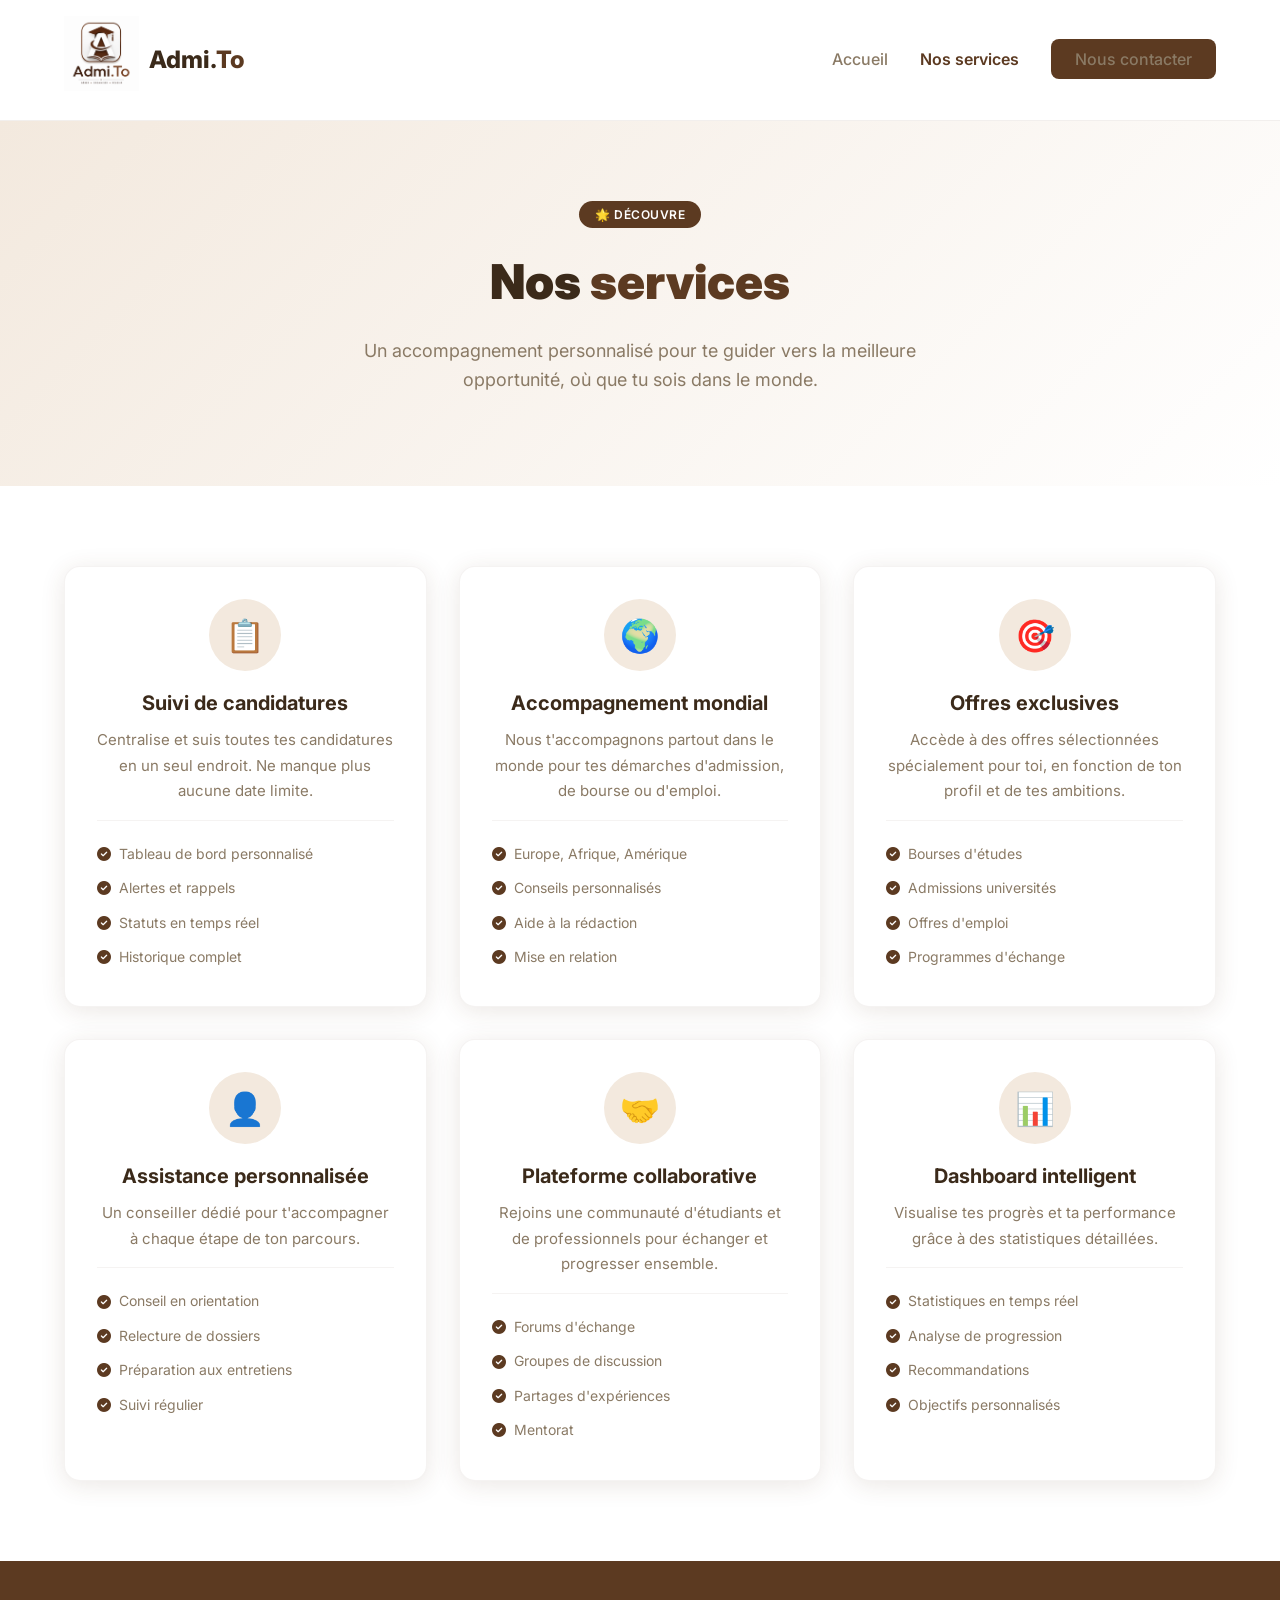
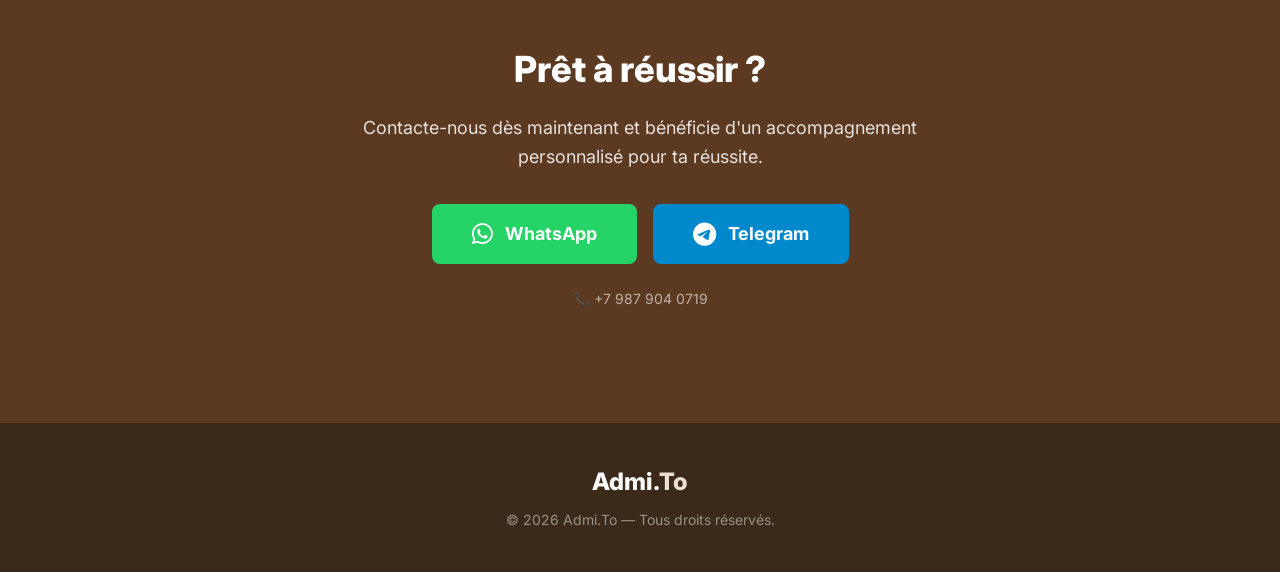
<file: services.html>
<!DOCTYPE html>
<html lang="fr">

<head>
    <meta charset="UTF-8" />
    <meta name="viewport" content="width=device-width, initial-scale=1.0" />
    <title>Nos Services - Admi.To</title>

    <!-- Font Awesome -->
    <link rel="stylesheet" href="https://cdnjs.cloudflare.com/ajax/libs/font-awesome/6.4.0/css/all.min.css" />

    <!-- Google Fonts -->
    <link href="https://fonts.googleapis.com/css2?family=Inter:wght@300;400;500;600;700;800;900&display=swap"
        rel="stylesheet" />

    <style>
        /* ============================================================
           CSS Variables & Reset
           ============================================================ */
        :root {
            --brown-dark: #5C3A21;
            --brown: #7B4B2A;
            --brown-light: #EADFD1;
            --cream: #F3E9DE;
            --white: #FFFFFF;
            --text: #3B2A1A;
            --text-light: #8A7A65;
            --shadow: 0 4px 24px rgba(92, 58, 33, 0.12);
            --shadow-hover: 0 8px 40px rgba(92, 58, 33, 0.20);
            --radius: 16px;
            --radius-sm: 8px;
            --transition: 0.3s cubic-bezier(0.4, 0, 0.2, 1);
        }

        * {
            margin: 0;
            padding: 0;
            box-sizing: border-box;
        }

        body {
            font-family: 'Inter', -apple-system, BlinkMacSystemFont, sans-serif;
            color: var(--text);
            background: var(--white);
            line-height: 1.6;
        }

        .container {
            max-width: 1200px;
            margin: 0 auto;
            padding: 0 24px;
        }

        /* ============================================================
           HEADER
           ============================================================ */
        .header {
            background: var(--white);
            border-bottom: 1px solid rgba(92, 58, 33, 0.08);
            padding: 16px 0;
            position: sticky;
            top: 0;
            z-index: 100;
            backdrop-filter: blur(20px);
            background: rgba(255, 255, 255, 0.95);
        }

        .navbar {
            display: flex;
            justify-content: space-between;
            align-items: center;
        }

        .logo {
            display: flex;
            align-items: center;
            gap: 10px;
            font-size: 24px;
            font-weight: 800;
            text-decoration: none;
            color: var(--text);
        }

        .logo-icon {
            font-size: 28px;
        }

        .logo-icon img {
            font-size: 28px;
            width: 75px;
        }

        .logo-highlight {
            color: var(--brown-dark);
        }

        .nav-links {
            display: flex;
            list-style: none;
            gap: 32px;
            align-items: center;
        }

        .nav-links a {
            text-decoration: none;
            color: var(--text-light);
            font-weight: 500;
            transition: var(--transition);
        }

        .nav-links a:hover {
            color: var(--brown-dark);
        }

        .nav-links a.active {
            color: var(--brown-dark);
            font-weight: 600;
        }

        .btn-nav {
            padding: 10px 24px;
            background: var(--brown-dark);
            color: var(--white);
            border-radius: var(--radius-sm);
            text-decoration: none;
            font-weight: 600;
            transition: var(--transition);
        }

        .btn-nav:hover {
            background: var(--brown);
            transform: translateY(-2px);
            box-shadow: var(--shadow-hover);
        }

        .menu-toggle {
            display: none;
            font-size: 24px;
            background: none;
            border: none;
            cursor: pointer;
            color: var(--text);
        }

        /* ============================================================
           HERO
           ============================================================ */
        .hero {
            padding: 80px 0 60px;
            background: linear-gradient(135deg, var(--cream) 0%, var(--white) 100%);
            text-align: center;
        }

        .hero-badge {
            display: inline-block;
            padding: 4px 16px;
            background: var(--brown-dark);
            color: var(--white);
            font-size: 12px;
            font-weight: 600;
            border-radius: 20px;
            letter-spacing: 0.5px;
            text-transform: uppercase;
            margin-bottom: 16px;
        }

        .hero h1 {
            font-size: 48px;
            font-weight: 900;
            color: var(--text);
            margin-bottom: 16px;
        }

        .hero h1 .highlight {
            color: var(--brown-dark);
        }

        .hero p {
            font-size: 18px;
            color: var(--text-light);
            max-width: 640px;
            margin: 0 auto 32px;
        }

        /* ============================================================
           SERVICES GRID
           ============================================================ */
        .services {
            padding: 80px 0;
            background: var(--white);
        }

        .services-grid {
            display: grid;
            grid-template-columns: repeat(3, 1fr);
            gap: 32px;
        }

        .service-card {
            background: var(--white);
            border-radius: var(--radius);
            padding: 32px;
            border: 1px solid rgba(92, 58, 33, 0.06);
            transition: var(--transition);
            text-align: center;
            box-shadow: var(--shadow);
        }

        .service-card:hover {
            transform: translateY(-8px);
            box-shadow: var(--shadow-hover);
            border-color: var(--brown-light);
        }

        .service-icon {
            width: 72px;
            height: 72px;
            border-radius: 50%;
            background: var(--cream);
            display: flex;
            align-items: center;
            justify-content: center;
            font-size: 32px;
            margin: 0 auto 16px;
            transition: var(--transition);
        }

        .service-card:hover .service-icon {
            background: var(--brown-dark);
            color: var(--white);
        }

        .service-card h3 {
            font-size: 20px;
            font-weight: 700;
            margin-bottom: 8px;
        }

        .service-card p {
            color: var(--text-light);
            font-size: 15px;
            line-height: 1.7;
        }

        .service-card .feature-list {
            text-align: left;
            margin-top: 16px;
            padding-top: 16px;
            border-top: 1px solid rgba(92, 58, 33, 0.06);
        }

        .service-card .feature-list li {
            list-style: none;
            padding: 6px 0;
            font-size: 14px;
            color: var(--text-light);
            display: flex;
            align-items: center;
            gap: 8px;
        }

        .service-card .feature-list li i {
            color: var(--brown-dark);
            font-size: 14px;
        }

        /* ============================================================
           CTA SECTION
           ============================================================ */
        .cta {
            padding: 80px 0;
            background: var(--brown-dark);
            color: var(--white);
            text-align: center;
        }

        .cta h2 {
            font-size: 36px;
            font-weight: 800;
            margin-bottom: 16px;
        }

        .cta p {
            font-size: 18px;
            opacity: 0.85;
            max-width: 560px;
            margin: 0 auto 32px;
        }

        .cta-buttons {
            display: flex;
            justify-content: center;
            gap: 16px;
            flex-wrap: wrap;
        }

        .btn-whatsapp {
            display: inline-flex;
            align-items: center;
            gap: 12px;
            padding: 16px 40px;
            background: #25D366;
            color: white;
            border-radius: var(--radius-sm);
            text-decoration: none;
            font-weight: 700;
            font-size: 18px;
            transition: var(--transition);
            border: none;
            cursor: pointer;
        }

        .btn-whatsapp:hover {
            transform: scale(1.05);
            box-shadow: 0 8px 32px rgba(37, 211, 102, 0.4);
        }

        .btn-whatsapp i {
            font-size: 24px;
        }

        .btn-telegram {
            display: inline-flex;
            align-items: center;
            gap: 12px;
            padding: 16px 40px;
            background: #0088cc;
            color: white;
            border-radius: var(--radius-sm);
            text-decoration: none;
            font-weight: 700;
            font-size: 18px;
            transition: var(--transition);
            border: none;
            cursor: pointer;
        }

        .btn-telegram:hover {
            transform: scale(1.05);
            box-shadow: 0 8px 32px rgba(0, 136, 204, 0.4);
        }

        .btn-telegram i {
            font-size: 24px;
        }

        /* ============================================================
           FOOTER
           ============================================================ */
        .footer {
            background: var(--text);
            color: rgba(255, 255, 255, 0.8);
            padding: 40px 0;
            text-align: center;
        }

        .footer .logo-text {
            color: var(--white);
            font-size: 24px;
            font-weight: 800;
        }

        .footer .logo-highlight {
            color: #EADFD1;
        }

        .footer p {
            margin-top: 8px;
            font-size: 14px;
            opacity: 0.6;
        }

        /* ============================================================
           RESPONSIVE
           ============================================================ */
        @media (max-width: 1024px) {
            .services-grid {
                grid-template-columns: repeat(2, 1fr);
            }
        }

        @media (max-width: 768px) {
            .menu-toggle {
                display: block;
            }

            .nav-links {
                display: none;
                position: absolute;
                top: 72px;
                left: 0;
                right: 0;
                background: var(--white);
                flex-direction: column;
                padding: 24px;
                gap: 16px;
                border-bottom: 1px solid rgba(92, 58, 33, 0.08);
                box-shadow: var(--shadow);
            }

            .nav-links.active {
                display: flex;
            }

            .hero h1 {
                font-size: 32px;
            }

            .services-grid {
                grid-template-columns: 1fr;
            }

            .cta h2 {
                font-size: 28px;
            }

            .cta-buttons {
                flex-direction: column;
                align-items: center;
            }

            .btn-whatsapp,
            .btn-telegram {
                width: 100%;
                justify-content: center;
                padding: 14px 24px;
                font-size: 16px;
            }
        }

        @media (max-width: 480px) {
            .container {
                padding: 0 16px;
            }

            .hero {
                padding: 60px 0 40px;
            }

            .hero h1 {
                font-size: 26px;
            }

            .service-card {
                padding: 24px;
            }
        }
    </style>
</head>

<body>

    <!-- ===== HEADER ===== -->
    <header class="header">
        <div class="container">
            <nav class="navbar">
                <a href="index.html" class="logo">
                    <span class="logo-icon"><img src="/assets/images/logo.png" alt=""></span>
                    <span class="logo-text">Admi.<span class="logo-highlight">To</span></span>
                </a>

                <ul class="nav-links" id="navLinks">
                    <li><a href="index.html">Accueil</a></li>
                    <li><a href="services.html" class="active">Nos services</a></li>
                    <li><a href="#contact" class="btn-nav">Nous contacter</a></li>
                </ul>

                <button class="menu-toggle" id="menuToggle">
                    <i class="fas fa-bars"></i>
                </button>
            </nav>
        </div>
    </header>

    <!-- ===== HERO ===== -->
    <section class="hero">
        <div class="container">
            <span class="hero-badge">🌟 Découvre</span>
            <h1>
                Nos <span class="highlight">services</span>
            </h1>
            <p>
                Un accompagnement personnalisé pour te guider vers la meilleure
                opportunité, où que tu sois dans le monde.
            </p>
        </div>
    </section>

    <!-- ===== SERVICES ===== -->
    <section class="services">
        <div class="container">
            <div class="services-grid">

                <!-- Service 1 : Suivi de candidatures -->
                <div class="service-card">
                    <div class="service-icon">📋</div>
                    <h3>Suivi de candidatures</h3>
                    <p>
                        Centralise et suis toutes tes candidatures en un seul endroit.
                        Ne manque plus aucune date limite.
                    </p>
                    <div class="feature-list">
                        <li><i class="fas fa-check-circle"></i> Tableau de bord personnalisé</li>
                        <li><i class="fas fa-check-circle"></i> Alertes et rappels</li>
                        <li><i class="fas fa-check-circle"></i> Statuts en temps réel</li>
                        <li><i class="fas fa-check-circle"></i> Historique complet</li>
                    </div>
                </div>

                <!-- Service 2 : Accompagnement mondial -->
                <div class="service-card">
                    <div class="service-icon">🌍</div>
                    <h3>Accompagnement mondial</h3>
                    <p>
                        Nous t'accompagnons partout dans le monde pour tes démarches
                        d'admission, de bourse ou d'emploi.
                    </p>
                    <div class="feature-list">
                        <li><i class="fas fa-check-circle"></i> Europe, Afrique, Amérique</li>
                        <li><i class="fas fa-check-circle"></i> Conseils personnalisés</li>
                        <li><i class="fas fa-check-circle"></i> Aide à la rédaction</li>
                        <li><i class="fas fa-check-circle"></i> Mise en relation</li>
                    </div>
                </div>

                <!-- Service 3 : Offres exclusives -->
                <div class="service-card">
                    <div class="service-icon">🎯</div>
                    <h3>Offres exclusives</h3>
                    <p>
                        Accède à des offres sélectionnées spécialement pour toi,
                        en fonction de ton profil et de tes ambitions.
                    </p>
                    <div class="feature-list">
                        <li><i class="fas fa-check-circle"></i> Bourses d'études</li>
                        <li><i class="fas fa-check-circle"></i> Admissions universités</li>
                        <li><i class="fas fa-check-circle"></i> Offres d'emploi</li>
                        <li><i class="fas fa-check-circle"></i> Programmes d'échange</li>
                    </div>
                </div>

                <!-- Service 4 : Assistance personnalisée -->
                <div class="service-card">
                    <div class="service-icon">👤</div>
                    <h3>Assistance personnalisée</h3>
                    <p>
                        Un conseiller dédié pour t'accompagner à chaque étape de
                        ton parcours.
                    </p>
                    <div class="feature-list">
                        <li><i class="fas fa-check-circle"></i> Conseil en orientation</li>
                        <li><i class="fas fa-check-circle"></i> Relecture de dossiers</li>
                        <li><i class="fas fa-check-circle"></i> Préparation aux entretiens</li>
                        <li><i class="fas fa-check-circle"></i> Suivi régulier</li>
                    </div>
                </div>

                <!-- Service 5 : Plateforme collaborative -->
                <div class="service-card">
                    <div class="service-icon">🤝</div>
                    <h3>Plateforme collaborative</h3>
                    <p>
                        Rejoins une communauté d'étudiants et de professionnels
                        pour échanger et progresser ensemble.
                    </p>
                    <div class="feature-list">
                        <li><i class="fas fa-check-circle"></i> Forums d'échange</li>
                        <li><i class="fas fa-check-circle"></i> Groupes de discussion</li>
                        <li><i class="fas fa-check-circle"></i> Partages d'expériences</li>
                        <li><i class="fas fa-check-circle"></i> Mentorat</li>
                    </div>
                </div>

                <!-- Service 6 : Dashboard intelligent -->
                <div class="service-card">
                    <div class="service-icon">📊</div>
                    <h3>Dashboard intelligent</h3>
                    <p>
                        Visualise tes progrès et ta performance grâce à des
                        statistiques détaillées.
                    </p>
                    <div class="feature-list">
                        <li><i class="fas fa-check-circle"></i> Statistiques en temps réel</li>
                        <li><i class="fas fa-check-circle"></i> Analyse de progression</li>
                        <li><i class="fas fa-check-circle"></i> Recommandations</li>
                        <li><i class="fas fa-check-circle"></i> Objectifs personnalisés</li>
                    </div>
                </div>

            </div>
        </div>
    </section>

    <!-- ===== CTA ===== -->
    <section class="cta" id="contact">
        <div class="container">
            <h2>Prêt à réussir ?</h2>
            <p>
                Contacte-nous dès maintenant et bénéficie d'un accompagnement
                personnalisé pour ta réussite.
            </p>
            <div class="cta-buttons">
                <!-- WhatsApp -->
                <a href="https://wa.me/79879040719?text=Bonjour%20Admi.To%2C%20je%20souhaite%20en%20savoir%20plus%20sur%20vos%20services."
                    target="_blank" class="btn-whatsapp">
                    <i class="fab fa-whatsapp"></i>
                    WhatsApp
                </a>

                <!-- Telegram -->
                <a href="https://t.me/+79879040719" target="_blank" class="btn-telegram">
                    <i class="fab fa-telegram-plane"></i>
                    Telegram
                </a>
            </div>
            <p style="margin-top: 24px; opacity: 0.6; font-size: 14px;">
                📞 +7 987 904 0719
            </p>
        </div>
    </section>

    <!-- ===== FOOTER ===== -->
    <footer class="footer">
        <div class="container">
            <span class="logo-text">Admi.<span class="logo-highlight">To</span></span>
            <p>&copy; 2026 Admi.To — Tous droits réservés.</p>
        </div>
    </footer>

    <!-- ===== JAVASCRIPT ===== -->
    <script>
        // Mobile menu toggle
        document.getElementById('menuToggle').addEventListener('click', function () {
            document.getElementById('navLinks').classList.toggle('active');
        });

        // Close mobile menu on link click
        document.querySelectorAll('.nav-links a').forEach(link => {
            link.addEventListener('click', () => {
                document.getElementById('navLinks').classList.remove('active');
            });
        });

        // Smooth scroll for contact link
        document.querySelector('a[href="#contact"]').addEventListener('click', function (e) {
            e.preventDefault();
            document.getElementById('contact').scrollIntoView({ behavior: 'smooth' });
        });

        console.log('📱 Admi.To - Services page loaded');
        console.log('📞 Contact: +7 987 904 0719');
        console.log('💬 WhatsApp: https://wa.me/79879040719');
        console.log('💬 Telegram: https://t.me/+79879040719');
    </script>

</body>

</html>
</file>
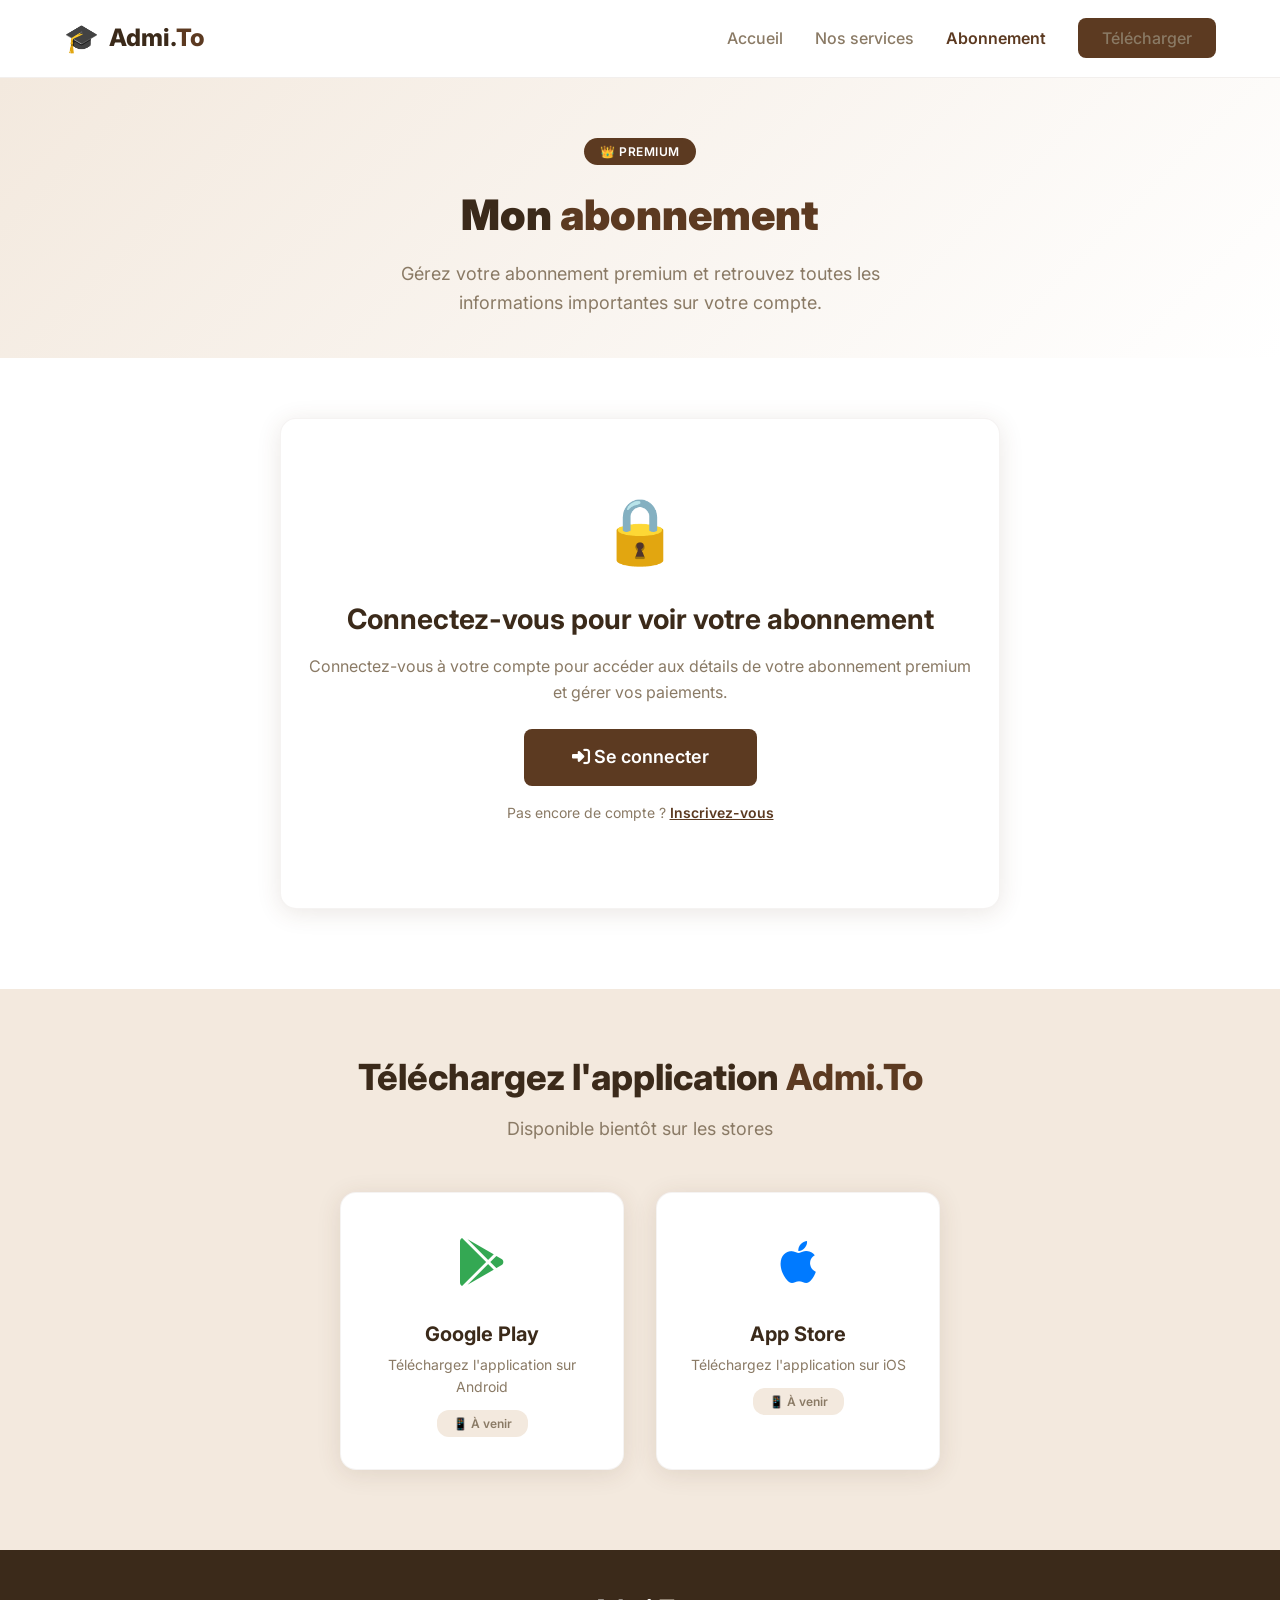
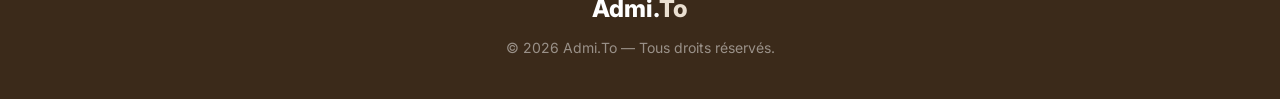
<file: subscription.html>
<!DOCTYPE html>
<html lang="fr">

<head>
    <meta charset="UTF-8" />
    <meta name="viewport" content="width=device-width, initial-scale=1.0" />
    <title>Abonnement - Admi.To</title>

    <!-- Font Awesome -->
    <link rel="stylesheet" href="https://cdnjs.cloudflare.com/ajax/libs/font-awesome/6.4.0/css/all.min.css" />

    <!-- Google Fonts -->
    <link href="https://fonts.googleapis.com/css2?family=Inter:wght@300;400;500;600;700;800;900&display=swap"
        rel="stylesheet" />

    <style>
        /* ============================================================
           CSS Variables & Reset
           ============================================================ */
        :root {
            --brown-dark: #5C3A21;
            --brown: #7B4B2A;
            --brown-light: #EADFD1;
            --cream: #F3E9DE;
            --white: #FFFFFF;
            --text: #3B2A1A;
            --text-light: #8A7A65;
            --success: #4A7C59;
            --danger: #B3452B;
            --shadow: 0 4px 24px rgba(92, 58, 33, 0.12);
            --shadow-hover: 0 8px 40px rgba(92, 58, 33, 0.20);
            --radius: 16px;
            --radius-sm: 8px;
            --transition: 0.3s cubic-bezier(0.4, 0, 0.2, 1);
        }

        * {
            margin: 0;
            padding: 0;
            box-sizing: border-box;
        }

        body {
            font-family: 'Inter', -apple-system, BlinkMacSystemFont, sans-serif;
            color: var(--text);
            background: var(--white);
            line-height: 1.6;
        }

        .container {
            max-width: 1200px;
            margin: 0 auto;
            padding: 0 24px;
        }

        /* ============================================================
           HEADER
           ============================================================ */
        .header {
            background: var(--white);
            border-bottom: 1px solid rgba(92, 58, 33, 0.08);
            padding: 16px 0;
            position: sticky;
            top: 0;
            z-index: 100;
            backdrop-filter: blur(20px);
            background: rgba(255, 255, 255, 0.95);
        }

        .navbar {
            display: flex;
            justify-content: space-between;
            align-items: center;
        }

        .logo {
            display: flex;
            align-items: center;
            gap: 10px;
            font-size: 24px;
            font-weight: 800;
            text-decoration: none;
            color: var(--text);
        }

        .logo-icon {
            font-size: 28px;
        }

        .logo-highlight {
            color: var(--brown-dark);
        }

        .nav-links {
            display: flex;
            list-style: none;
            gap: 32px;
            align-items: center;
        }

        .nav-links a {
            text-decoration: none;
            color: var(--text-light);
            font-weight: 500;
            transition: var(--transition);
        }

        .nav-links a:hover {
            color: var(--brown-dark);
        }

        .nav-links a.active {
            color: var(--brown-dark);
            font-weight: 600;
        }

        .btn-nav {
            padding: 10px 24px;
            background: var(--brown-dark);
            color: var(--white);
            border-radius: var(--radius-sm);
            text-decoration: none;
            font-weight: 600;
            transition: var(--transition);
        }

        .btn-nav:hover {
            background: var(--brown);
            transform: translateY(-2px);
            box-shadow: var(--shadow-hover);
        }

        .menu-toggle {
            display: none;
            font-size: 24px;
            background: none;
            border: none;
            cursor: pointer;
            color: var(--text);
        }

        /* ============================================================
           HERO
           ============================================================ */
        .hero {
            padding: 60px 0 40px;
            background: linear-gradient(135deg, var(--cream) 0%, var(--white) 100%);
            text-align: center;
        }

        .hero-badge {
            display: inline-block;
            padding: 4px 16px;
            background: var(--brown-dark);
            color: var(--white);
            font-size: 12px;
            font-weight: 600;
            border-radius: 20px;
            letter-spacing: 0.5px;
            text-transform: uppercase;
            margin-bottom: 16px;
        }

        .hero h1 {
            font-size: 42px;
            font-weight: 900;
            color: var(--text);
            margin-bottom: 12px;
        }

        .hero h1 .highlight {
            color: var(--brown-dark);
        }

        .hero p {
            font-size: 18px;
            color: var(--text-light);
            max-width: 560px;
            margin: 0 auto;
        }

        /* ============================================================
           SUBSCRIPTION CARD
           ============================================================ */
        .subscription-section {
            padding: 60px 0 80px;
        }

        .subscription-card {
            background: var(--white);
            border-radius: var(--radius);
            padding: 40px;
            max-width: 720px;
            margin: 0 auto;
            box-shadow: var(--shadow);
            border: 1px solid rgba(92, 58, 33, 0.06);
            transition: var(--transition);
        }

        .subscription-card:hover {
            box-shadow: var(--shadow-hover);
        }

        .subscription-status {
            display: flex;
            align-items: center;
            gap: 12px;
            padding: 12px 20px;
            border-radius: var(--radius-sm);
            margin-bottom: 32px;
        }

        .subscription-status.active {
            background: #E8F5E9;
            border: 1px solid #4A7C59;
        }

        .subscription-status.inactive {
            background: #FDECEA;
            border: 1px solid #B3452B;
        }

        .subscription-status .status-icon {
            font-size: 24px;
        }

        .subscription-status .status-text {
            font-weight: 600;
            font-size: 16px;
        }

        .subscription-status.active .status-text {
            color: var(--success);
        }

        .subscription-status.inactive .status-text {
            color: var(--danger);
        }

        .subscription-info {
            display: grid;
            grid-template-columns: 1fr 1fr;
            gap: 24px;
            margin-bottom: 32px;
        }

        .info-item {
            background: var(--cream);
            padding: 20px;
            border-radius: var(--radius-sm);
            text-align: center;
        }

        .info-item .label {
            font-size: 13px;
            color: var(--text-light);
            font-weight: 500;
            text-transform: uppercase;
            letter-spacing: 0.5px;
        }

        .info-item .value {
            font-size: 20px;
            font-weight: 700;
            color: var(--text);
            margin-top: 4px;
        }

        .info-item .value.active {
            color: var(--success);
        }

        .info-item .value.inactive {
            color: var(--danger);
        }

        .info-item .sub-value {
            font-size: 14px;
            color: var(--text-light);
            margin-top: 2px;
        }

        .subscription-price {
            text-align: center;
            padding: 24px 0;
            border-top: 1px solid rgba(92, 58, 33, 0.06);
            border-bottom: 1px solid rgba(92, 58, 33, 0.06);
            margin-bottom: 24px;
        }

        .subscription-price .amount {
            font-size: 36px;
            font-weight: 900;
            color: var(--brown-dark);
        }

        .subscription-price .period {
            font-size: 16px;
            color: var(--text-light);
        }

        .subscription-price .description {
            font-size: 14px;
            color: var(--text-light);
            margin-top: 4px;
        }

        .subscription-actions {
            display: flex;
            gap: 12px;
            justify-content: center;
            flex-wrap: wrap;
        }

        .btn-primary {
            padding: 14px 32px;
            background: var(--brown-dark);
            color: var(--white);
            border: none;
            border-radius: var(--radius-sm);
            font-weight: 600;
            font-size: 16px;
            cursor: pointer;
            transition: var(--transition);
            text-decoration: none;
            display: inline-flex;
            align-items: center;
            gap: 8px;
        }

        .btn-primary:hover {
            background: var(--brown);
            transform: translateY(-2px);
            box-shadow: var(--shadow-hover);
        }

        .btn-primary:disabled {
            opacity: 0.5;
            cursor: not-allowed;
            transform: none;
        }

        .btn-outline {
            padding: 14px 32px;
            background: transparent;
            color: var(--brown-dark);
            border: 2px solid var(--brown-dark);
            border-radius: var(--radius-sm);
            font-weight: 600;
            font-size: 16px;
            cursor: pointer;
            transition: var(--transition);
            text-decoration: none;
            display: inline-flex;
            align-items: center;
            gap: 8px;
        }

        .btn-outline:hover {
            background: var(--brown-dark);
            color: var(--white);
            transform: translateY(-2px);
        }

        .btn-success {
            padding: 14px 32px;
            background: var(--success);
            color: var(--white);
            border: none;
            border-radius: var(--radius-sm);
            font-weight: 600;
            font-size: 16px;
            cursor: pointer;
            transition: var(--transition);
            text-decoration: none;
            display: inline-flex;
            align-items: center;
            gap: 8px;
        }

        .btn-success:hover {
            opacity: 0.9;
            transform: translateY(-2px);
            box-shadow: var(--shadow-hover);
        }

        .btn-success:disabled {
            opacity: 0.5;
            cursor: not-allowed;
            transform: none;
        }

        /* ============================================================
           LOGIN REQUIRED
           ============================================================ */
        .login-required {
            text-align: center;
            padding: 60px 20px;
        }

        .login-required .icon {
            font-size: 64px;
            margin-bottom: 16px;
            display: block;
        }

        .login-required h2 {
            font-size: 28px;
            font-weight: 700;
            margin-bottom: 12px;
        }

        .login-required p {
            color: var(--text-light);
            font-size: 16px;
            margin-bottom: 24px;
        }

        .login-required .btn-login {
            display: inline-block;
            padding: 14px 48px;
            background: var(--brown-dark);
            color: var(--white);
            border-radius: var(--radius-sm);
            text-decoration: none;
            font-weight: 600;
            font-size: 18px;
            transition: var(--transition);
        }

        .login-required .btn-login:hover {
            background: var(--brown);
            transform: translateY(-2px);
            box-shadow: var(--shadow-hover);
        }

        /* ============================================================
           DOWNLOAD SECTION
           ============================================================ */
        .download-section {
            padding: 60px 0 80px;
            background: var(--cream);
        }

        .download-section .section-header {
            text-align: center;
            margin-bottom: 48px;
        }

        .download-section .section-header h2 {
            font-size: 36px;
            font-weight: 800;
            color: var(--text);
        }

        .download-section .section-header h2 .highlight {
            color: var(--brown-dark);
        }

        .download-section .section-header p {
            font-size: 18px;
            color: var(--text-light);
            margin-top: 8px;
        }

        .download-grid {
            display: grid;
            grid-template-columns: repeat(auto-fit, minmax(280px, 1fr));
            gap: 32px;
            max-width: 600px;
            margin: 0 auto;
        }

        .download-card {
            background: var(--white);
            border-radius: var(--radius);
            padding: 32px;
            text-align: center;
            box-shadow: var(--shadow);
            transition: var(--transition);
            border: 1px solid rgba(92, 58, 33, 0.06);
            text-decoration: none;
            color: var(--text);
            display: block;
        }

        .download-card:hover {
            transform: translateY(-8px);
            box-shadow: var(--shadow-hover);
            border-color: var(--brown-light);
        }

        .download-card .store-icon {
            font-size: 48px;
            margin-bottom: 16px;
            display: block;
        }

        .download-card .store-icon.playstore {
            color: #34A853;
        }

        .download-card .store-icon.appstore {
            color: #007AFF;
        }

        .download-card h3 {
            font-size: 20px;
            font-weight: 700;
            margin-bottom: 4px;
        }

        .download-card p {
            font-size: 14px;
            color: var(--text-light);
        }

        .download-card .badge {
            display: inline-block;
            margin-top: 12px;
            padding: 4px 16px;
            background: var(--cream);
            border-radius: 12px;
            font-size: 12px;
            font-weight: 600;
            color: var(--text-light);
        }

        /* ============================================================
           TOAST
           ============================================================ */
        .toast {
            position: fixed;
            bottom: 24px;
            right: 24px;
            padding: 14px 24px;
            border-radius: var(--radius-sm);
            background: var(--text);
            color: var(--white);
            display: flex;
            align-items: center;
            gap: 12px;
            box-shadow: var(--shadow-hover);
            transform: translateY(120px);
            opacity: 0;
            transition: var(--transition);
            z-index: 9999;
            max-width: 420px;
        }

        .toast.active {
            transform: translateY(0);
            opacity: 1;
        }

        .toast.success .toast-icon {
            color: var(--success);
        }

        .toast.error .toast-icon {
            color: var(--danger);
        }

        .toast .toast-icon {
            font-size: 20px;
        }

        .toast .toast-message {
            font-size: 14px;
        }

        /* ============================================================
           FOOTER
           ============================================================ */
        .footer {
            background: var(--text);
            color: rgba(255, 255, 255, 0.8);
            padding: 40px 0;
            text-align: center;
        }

        .footer .logo-text {
            color: var(--white);
            font-size: 24px;
            font-weight: 800;
        }

        .footer .logo-highlight {
            color: #EADFD1;
        }

        .footer p {
            margin-top: 8px;
            font-size: 14px;
            opacity: 0.6;
        }

        /* ============================================================
           RESPONSIVE
           ============================================================ */
        @media (max-width: 768px) {
            .menu-toggle {
                display: block;
            }

            .nav-links {
                display: none;
                position: absolute;
                top: 72px;
                left: 0;
                right: 0;
                background: var(--white);
                flex-direction: column;
                padding: 24px;
                gap: 16px;
                border-bottom: 1px solid rgba(92, 58, 33, 0.08);
                box-shadow: var(--shadow);
            }

            .nav-links.active {
                display: flex;
            }

            .hero h1 {
                font-size: 30px;
            }

            .subscription-card {
                padding: 24px;
                margin: 0 8px;
            }

            .subscription-info {
                grid-template-columns: 1fr;
                gap: 16px;
            }

            .subscription-actions {
                flex-direction: column;
            }

            .subscription-actions .btn-primary,
            .subscription-actions .btn-outline,
            .subscription-actions .btn-success {
                width: 100%;
                justify-content: center;
            }

            .download-section .section-header h2 {
                font-size: 28px;
            }

            .download-grid {
                grid-template-columns: 1fr;
                max-width: 320px;
            }

            .login-required h2 {
                font-size: 22px;
            }
        }

        @media (max-width: 480px) {
            .container {
                padding: 0 16px;
            }

            .hero {
                padding: 40px 0 24px;
            }

            .hero h1 {
                font-size: 24px;
            }

            .subscription-card {
                padding: 16px;
            }

            .subscription-price .amount {
                font-size: 28px;
            }

            .subscription-status {
                flex-direction: column;
                text-align: center;
            }
        }
    </style>
</head>

<body>

    <!-- ===== HEADER ===== -->
    <header class="header">
        <div class="container">
            <nav class="navbar">
                <a href="index.html" class="logo">
                    <span class="logo-icon">🎓</span>
                    <span class="logo-text">Admi.<span class="logo-highlight">To</span></span>
                </a>

                <ul class="nav-links" id="navLinks">
                    <li><a href="index.html">Accueil</a></li>
                    <li><a href="services.html">Nos services</a></li>
                    <li><a href="subscription.html" class="active">Abonnement</a></li>
                    <li><a href="#download" class="btn-nav">Télécharger</a></li>
                </ul>

                <button class="menu-toggle" id="menuToggle">
                    <i class="fas fa-bars"></i>
                </button>
            </nav>
        </div>
    </header>

    <!-- ===== HERO ===== -->
    <section class="hero">
        <div class="container">
            <span class="hero-badge">👑 Premium</span>
            <h1>
                Mon <span class="highlight">abonnement</span>
            </h1>
            <p>
                Gérez votre abonnement premium et retrouvez toutes les informations
                importantes sur votre compte.
            </p>
        </div>
    </section>

    <!-- ===== SUBSCRIPTION ===== -->
    <section class="subscription-section">
        <div class="container">

            <!-- Contenu protégé par connexion -->
            <div id="subscriptionContent" style="display: none;">
                <div class="subscription-card">

                    <!-- Statut -->
                    <div class="subscription-status" id="statusBadge">
                        <span class="status-icon">⏳</span>
                        <span class="status-text">Chargement...</span>
                    </div>

                    <!-- Informations -->
                    <div class="subscription-info">
                        <div class="info-item">
                            <span class="label">📅 Date d'activation</span>
                            <span class="value" id="startDate">-</span>
                            <span class="sub-value">Abonnement débuté</span>
                        </div>
                        <div class="info-item">
                            <span class="label">🔄 Prochain paiement</span>
                            <span class="value" id="nextPayment">-</span>
                            <span class="sub-value">Renouvellement mensuel</span>
                        </div>
                    </div>

                    <!-- Prix -->
                    <div class="subscription-price">
                        <span class="amount">3 €</span>
                        <span class="period">/ mois</span>
                        <p class="description">Accès illimité à toutes les offres premium</p>
                    </div>

                    <!-- Actions -->
                    <div class="subscription-actions">
                        <button class="btn-success" id="renewBtn">
                            <i class="fas fa-sync-alt"></i> Renouveler
                        </button>
                        <button class="btn-outline" id="cancelBtn" style="display: none;">
                            <i class="fas fa-times"></i> Résilier
                        </button>
                        <button class="btn-primary" id="paymentHistoryBtn">
                            <i class="fas fa-history"></i> Historique
                        </button>
                    </div>
                </div>
            </div>

            <!-- Message si non connecté -->
            <div id="loginRequired">
                <div class="subscription-card login-required">
                    <span class="icon">🔒</span>
                    <h2>Connectez-vous pour voir votre abonnement</h2>
                    <p>
                        Connectez-vous à votre compte pour accéder aux détails de votre abonnement
                        premium et gérer vos paiements.
                    </p>
                    <a href="login.html" class="btn-login">
                        <i class="fas fa-sign-in-alt"></i> Se connecter
                    </a>
                    <p style="margin-top: 16px; font-size: 14px; color: var(--text-light);">
                        Pas encore de compte ? <a href="register.html"
                            style="color: var(--brown-dark); font-weight: 600;">Inscrivez-vous</a>
                    </p>
                </div>
            </div>

        </div>
    </section>

    <!-- ===== DOWNLOAD SECTION ===== -->
    <section class="download-section" id="download">
        <div class="container">
            <div class="section-header">
                <h2>Téléchargez l'application <span class="highlight">Admi.To</span></h2>
                <p>Disponible bientôt sur les stores</p>
            </div>

            <div class="download-grid">

                <!-- Play Store -->
                <a href="#" class="download-card" id="playStoreLink">
                    <span class="store-icon playstore">
                        <i class="fab fa-google-play"></i>
                    </span>
                    <h3>Google Play</h3>
                    <p>Téléchargez l'application sur Android</p>
                    <span class="badge">📱 À venir</span>
                </a>

                <!-- App Store -->
                <a href="#" class="download-card" id="appStoreLink">
                    <span class="store-icon appstore">
                        <i class="fab fa-apple"></i>
                    </span>
                    <h3>App Store</h3>
                    <p>Téléchargez l'application sur iOS</p>
                    <span class="badge">📱 À venir</span>
                </a>

            </div>
        </div>
    </section>

    <!-- ===== FOOTER ===== -->
    <footer class="footer">
        <div class="container">
            <span class="logo-text">Admi.<span class="logo-highlight">To</span></span>
            <p>&copy; 2026 Admi.To — Tous droits réservés.</p>
        </div>
    </footer>

    <!-- ===== TOAST ===== -->
    <div class="toast" id="toast">
        <span class="toast-icon"></span>
        <span class="toast-message"></span>
    </div>

    <!-- ===== JAVASCRIPT ===== -->
    <script>
        // ============================================================
        // Configuration
        // ============================================================
        const API_BASE_URL = 'https://admitobackend-production.up.railway.app/api';

        // ============================================================
        // DOM Elements
        // ============================================================
        const subscriptionContent = document.getElementById('subscriptionContent');
        const loginRequired = document.getElementById('loginRequired');
        const startDateEl = document.getElementById('startDate');
        const nextPaymentEl = document.getElementById('nextPayment');
        const statusBadge = document.getElementById('statusBadge');
        const toast = document.getElementById('toast');
        const toastMessage = document.querySelector('.toast-message');
        const toastIcon = document.querySelector('.toast-icon');

        // ============================================================
        // Toast
        // ============================================================
        let toastTimeout;

        function showToast(message, type = 'success') {
            clearTimeout(toastTimeout);
            toast.classList.remove('active', 'success', 'error');

            toastIcon.textContent = type === 'success' ? '✅' : '❌';
            toastMessage.textContent = message;
            toast.classList.add(type, 'active');

            toastTimeout = setTimeout(() => {
                toast.classList.remove('active');
            }, 4000);
        }

        // ============================================================
        // Token Management
        // ============================================================
        function getToken() {
            return localStorage.getItem('admito_token');
        }

        function isAuthenticated() {
            return !!getToken();
        }

        // ============================================================
        // Format Date
        // ============================================================
        function formatDate(dateString) {
            if (!dateString) return 'Non disponible';
            const date = new Date(dateString);
            return date.toLocaleDateString('fr-FR', {
                year: 'numeric',
                month: 'long',
                day: 'numeric'
            });
        }

        // ============================================================
        // Fetch Subscription Data
        // ============================================================
        async function fetchSubscription() {
            const token = getToken();
            if (!token) {
                showLoginRequired();
                return;
            }

            try {
                // Afficher le chargement
                statusBadge.className = 'subscription-status';
                statusBadge.innerHTML = `
                    <span class="status-icon">⏳</span>
                    <span class="status-text">Chargement...</span>
                `;

                const response = await fetch(`${API_BASE_URL}/subscription`, {
                    headers: {
                        'Authorization': `Bearer ${token}`,
                        'Content-Type': 'application/json'
                    }
                });

                if (response.status === 401) {
                    localStorage.removeItem('admito_token');
                    showLoginRequired();
                    showToast('Session expirée, veuillez vous reconnecter', 'error');
                    return;
                }

                if (!response.ok) {
                    throw new Error(`Erreur ${response.status}`);
                }

                const data = await response.json();
                console.log('📊 Données abonnement reçues:', data);
                updateSubscriptionUI(data);

            } catch (error) {
                console.error('❌ Erreur:', error);
                showToast('Erreur de chargement des données', 'error');
                // En cas d'erreur, afficher un message
                statusBadge.className = 'subscription-status inactive';
                statusBadge.innerHTML = `
                    <span class="status-icon">❌</span>
                    <span class="status-text">Erreur de chargement</span>
                `;
            }
        }

        // ============================================================
        // Update UI avec les vraies données
        // ============================================================
        function updateSubscriptionUI(data) {
            subscriptionContent.style.display = 'block';
            loginRequired.style.display = 'none';

            const isActive = data.is_active === true;

            // Date d'activation
            if (data.started_at) {
                const date = new Date(data.started_at);
                startDateEl.textContent = date.toLocaleDateString('fr-FR', {
                    year: 'numeric',
                    month: 'long',
                    day: 'numeric'
                });
                startDateEl.className = 'value active';
            } else {
                startDateEl.textContent = 'Non disponible';
                startDateEl.className = 'value inactive';
            }

            // Prochain paiement
            if (data.current_period_end) {
                const date = new Date(data.current_period_end);
                nextPaymentEl.textContent = date.toLocaleDateString('fr-FR', {
                    year: 'numeric',
                    month: 'long',
                    day: 'numeric'
                });
                nextPaymentEl.className = 'value active';
            } else {
                nextPaymentEl.textContent = 'Non disponible';
                nextPaymentEl.className = 'value inactive';
            }

            // Statut
            if (isActive) {
                statusBadge.className = 'subscription-status active';
                statusBadge.innerHTML = `
                    <span class="status-icon">✅</span>
                    <span class="status-text">Abonnement actif</span>
                `;
                document.getElementById('renewBtn').disabled = false;
                document.getElementById('cancelBtn').style.display = 'inline-flex';
                showToast('✅ Abonnement actif', 'success');
            } else {
                statusBadge.className = 'subscription-status inactive';
                statusBadge.innerHTML = `
                    <span class="status-icon">❌</span>
                    <span class="status-text">Abonnement inactif</span>
                `;
                document.getElementById('renewBtn').disabled = true;
                document.getElementById('cancelBtn').style.display = 'none';
                showToast('❌ Abonnement inactif', 'error');
            }
        }

        // ============================================================
        // Show Login Required
        // ============================================================
        function showLoginRequired() {
            subscriptionContent.style.display = 'none';
            loginRequired.style.display = 'block';
        }

        // ============================================================
        // Actions
        // ============================================================
        document.getElementById('renewBtn').addEventListener('click', function () {
            if (!isAuthenticated()) {
                showLoginRequired();
                return;
            }
            showToast('✅ Abonnement renouvelé avec succès !', 'success');
        });

        document.getElementById('cancelBtn').addEventListener('click', function () {
            if (!isAuthenticated()) {
                showLoginRequired();
                return;
            }
            if (confirm('⚠️ Êtes-vous sûr de vouloir résilier votre abonnement ?\n' +
                'Vous perdrez l\'accès aux offres premium.')) {
                showToast('❌ Abonnement résilié', 'error');
            }
        });

        document.getElementById('paymentHistoryBtn').addEventListener('click', function () {
            if (!isAuthenticated()) {
                showLoginRequired();
                return;
            }
            showToast('📜 Historique des paiements', 'success');
        });

        // ============================================================
        // Download Buttons
        // ============================================================
        document.getElementById('playStoreLink').addEventListener('click', function (e) {
            e.preventDefault();
            showToast('📱 Play Store - Bientôt disponible !', 'success');
        });

        document.getElementById('appStoreLink').addEventListener('click', function (e) {
            e.preventDefault();
            showToast('📱 App Store - Bientôt disponible !', 'success');
        });

        // ============================================================
        // Mobile Menu
        // ============================================================
        document.getElementById('menuToggle').addEventListener('click', function () {
            document.getElementById('navLinks').classList.toggle('active');
        });

        document.querySelectorAll('.nav-links a').forEach(link => {
            link.addEventListener('click', () => {
                document.getElementById('navLinks').classList.remove('active');
            });
        });

        // ============================================================
        // Init - Vérifier si l'utilisateur est connecté
        // ============================================================
        if (isAuthenticated()) {
            // Vérifier le token et récupérer les données
            fetchSubscription();
        } else {
            showLoginRequired();
            console.log('🔐 Non authentifié');
        }

        console.log('👑 Admi.To - Page Abonnement');
        console.log('🔐 Authentifié:', isAuthenticated());
        console.log('📊 API URL:', API_BASE_URL);
    </script>

</body>

</html>
</file>
